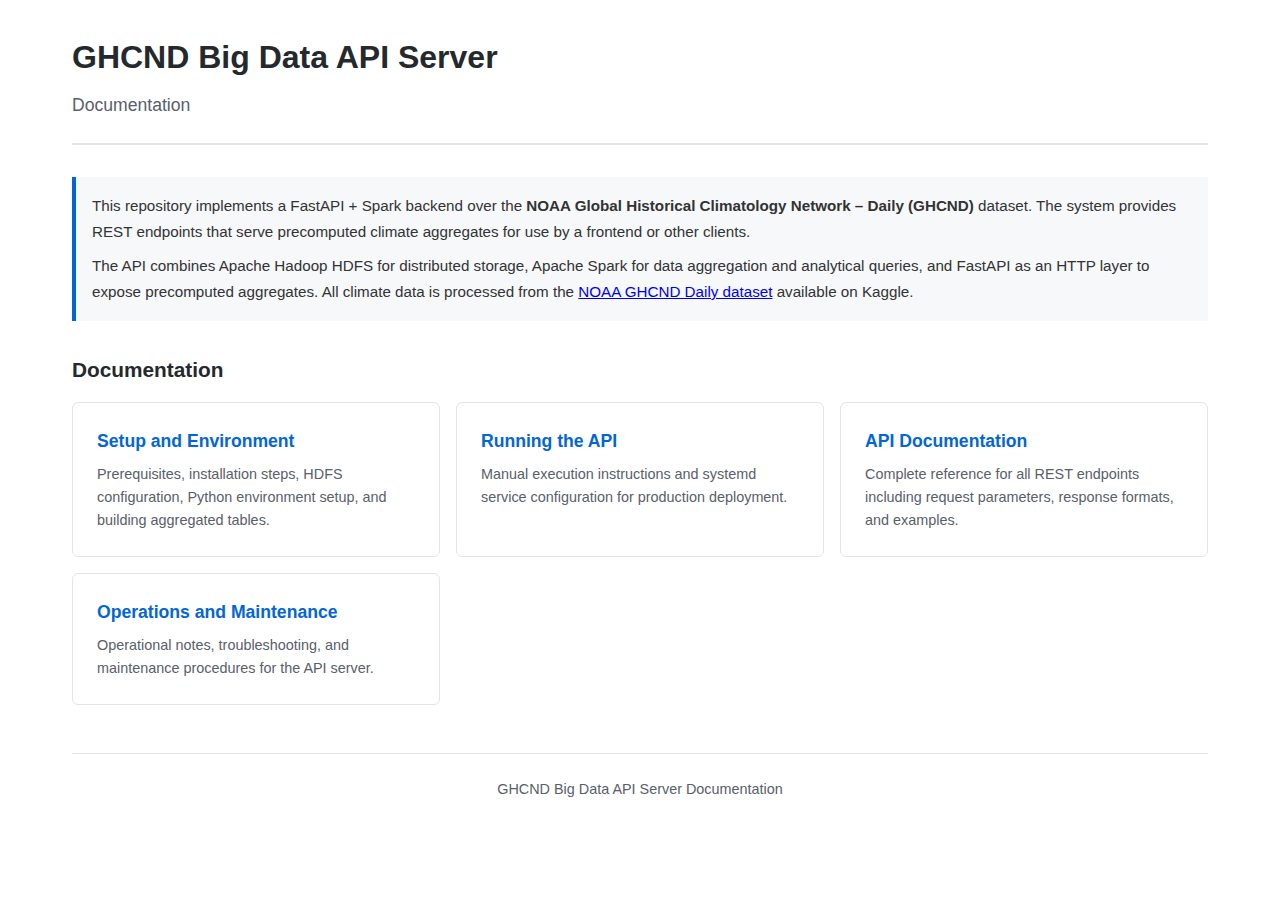
<file: docs/index.html>
<!DOCTYPE html>
<html lang="en">
<head>
    <meta charset="UTF-8">
    <meta name="viewport" content="width=device-width, initial-scale=1.0">
    <title>GHCND Big Data API Server - Documentation</title>
    <style>
        * {
            margin: 0;
            padding: 0;
            box-sizing: border-box;
        }
        body {
            font-family: -apple-system, BlinkMacSystemFont, 'Segoe UI', Helvetica, Arial, sans-serif;
            line-height: 1.6;
            color: #333;
            background: #fff;
            max-width: 1200px;
            margin: 0 auto;
            padding: 2rem;
        }
        header {
            border-bottom: 2px solid #e1e4e8;
            padding-bottom: 1.5rem;
            margin-bottom: 2rem;
        }
        h1 {
            font-size: 2rem;
            font-weight: 600;
            color: #24292e;
            margin-bottom: 0.5rem;
        }
        .subtitle {
            color: #586069;
            font-size: 1.1rem;
            font-weight: 400;
        }
        .description {
            margin-top: 1.5rem;
            padding: 1rem;
            background: #f6f8fa;
            border-left: 4px solid #0366d6;
            font-size: 0.95rem;
            line-height: 1.7;
        }
        .description p {
            margin-bottom: 0.5rem;
        }
        .description p:last-child {
            margin-bottom: 0;
        }
        nav {
            margin-top: 2rem;
        }
        nav h2 {
            font-size: 1.3rem;
            font-weight: 600;
            color: #24292e;
            margin-bottom: 1rem;
        }
        .doc-links {
            display: grid;
            grid-template-columns: repeat(auto-fit, minmax(280px, 1fr));
            gap: 1rem;
        }
        .doc-card {
            border: 1px solid #e1e4e8;
            border-radius: 6px;
            padding: 1.5rem;
            background: #fff;
            transition: border-color 0.2s, box-shadow 0.2s;
        }
        .doc-card:hover {
            border-color: #0366d6;
            box-shadow: 0 1px 3px rgba(0,0,0,0.1);
        }
        .doc-card h3 {
            font-size: 1.1rem;
            font-weight: 600;
            color: #0366d6;
            margin-bottom: 0.5rem;
        }
        .doc-card h3 a {
            color: inherit;
            text-decoration: none;
        }
        .doc-card h3 a:hover {
            text-decoration: underline;
        }
        .doc-card p {
            color: #586069;
            font-size: 0.9rem;
            margin: 0;
        }
        footer {
            margin-top: 3rem;
            padding-top: 1.5rem;
            border-top: 1px solid #e1e4e8;
            color: #586069;
            font-size: 0.9rem;
            text-align: center;
        }
        code {
            font-family: 'SFMono-Regular', Consolas, 'Liberation Mono', Menlo, monospace;
            font-size: 0.9em;
            background: #f6f8fa;
            padding: 0.2em 0.4em;
            border-radius: 3px;
        }
    </style>
</head>
<body>
    <header>
        <h1>GHCND Big Data API Server</h1>
        <p class="subtitle">Documentation</p>
    </header>

    <div class="description">
        <p>
            This repository implements a FastAPI + Spark backend over the <strong>NOAA Global Historical Climatology Network – Daily (GHCND)</strong> dataset. 
            The system provides REST endpoints that serve precomputed climate aggregates for use by a frontend or other clients.
        </p>
        <p>
            The API combines Apache Hadoop HDFS for distributed storage, Apache Spark for data aggregation and analytical queries, 
            and FastAPI as an HTTP layer to expose precomputed aggregates. All climate data is processed from the 
            <a href="https://www.kaggle.com/datasets/noaa/noaa-global-historical-climatology-network-daily/data" target="_blank">NOAA GHCND Daily dataset</a> 
            available on Kaggle.
        </p>
    </div>

    <nav>
        <h2>Documentation</h2>
        <div class="doc-links">
            <div class="doc-card">
                <h3><a href="setup.html">Setup and Environment</a></h3>
                <p>Prerequisites, installation steps, HDFS configuration, Python environment setup, and building aggregated tables.</p>
            </div>
            <div class="doc-card">
                <h3><a href="running.html">Running the API</a></h3>
                <p>Manual execution instructions and systemd service configuration for production deployment.</p>
            </div>
            <div class="doc-card">
                <h3><a href="api.html">API Documentation</a></h3>
                <p>Complete reference for all REST endpoints including request parameters, response formats, and examples.</p>
            </div>
            <div class="doc-card">
                <h3><a href="operations.html">Operations and Maintenance</a></h3>
                <p>Operational notes, troubleshooting, and maintenance procedures for the API server.</p>
            </div>
        </div>
    </nav>

    <footer>
        <p>GHCND Big Data API Server Documentation</p>
    </footer>
</body>
</html>
</file>
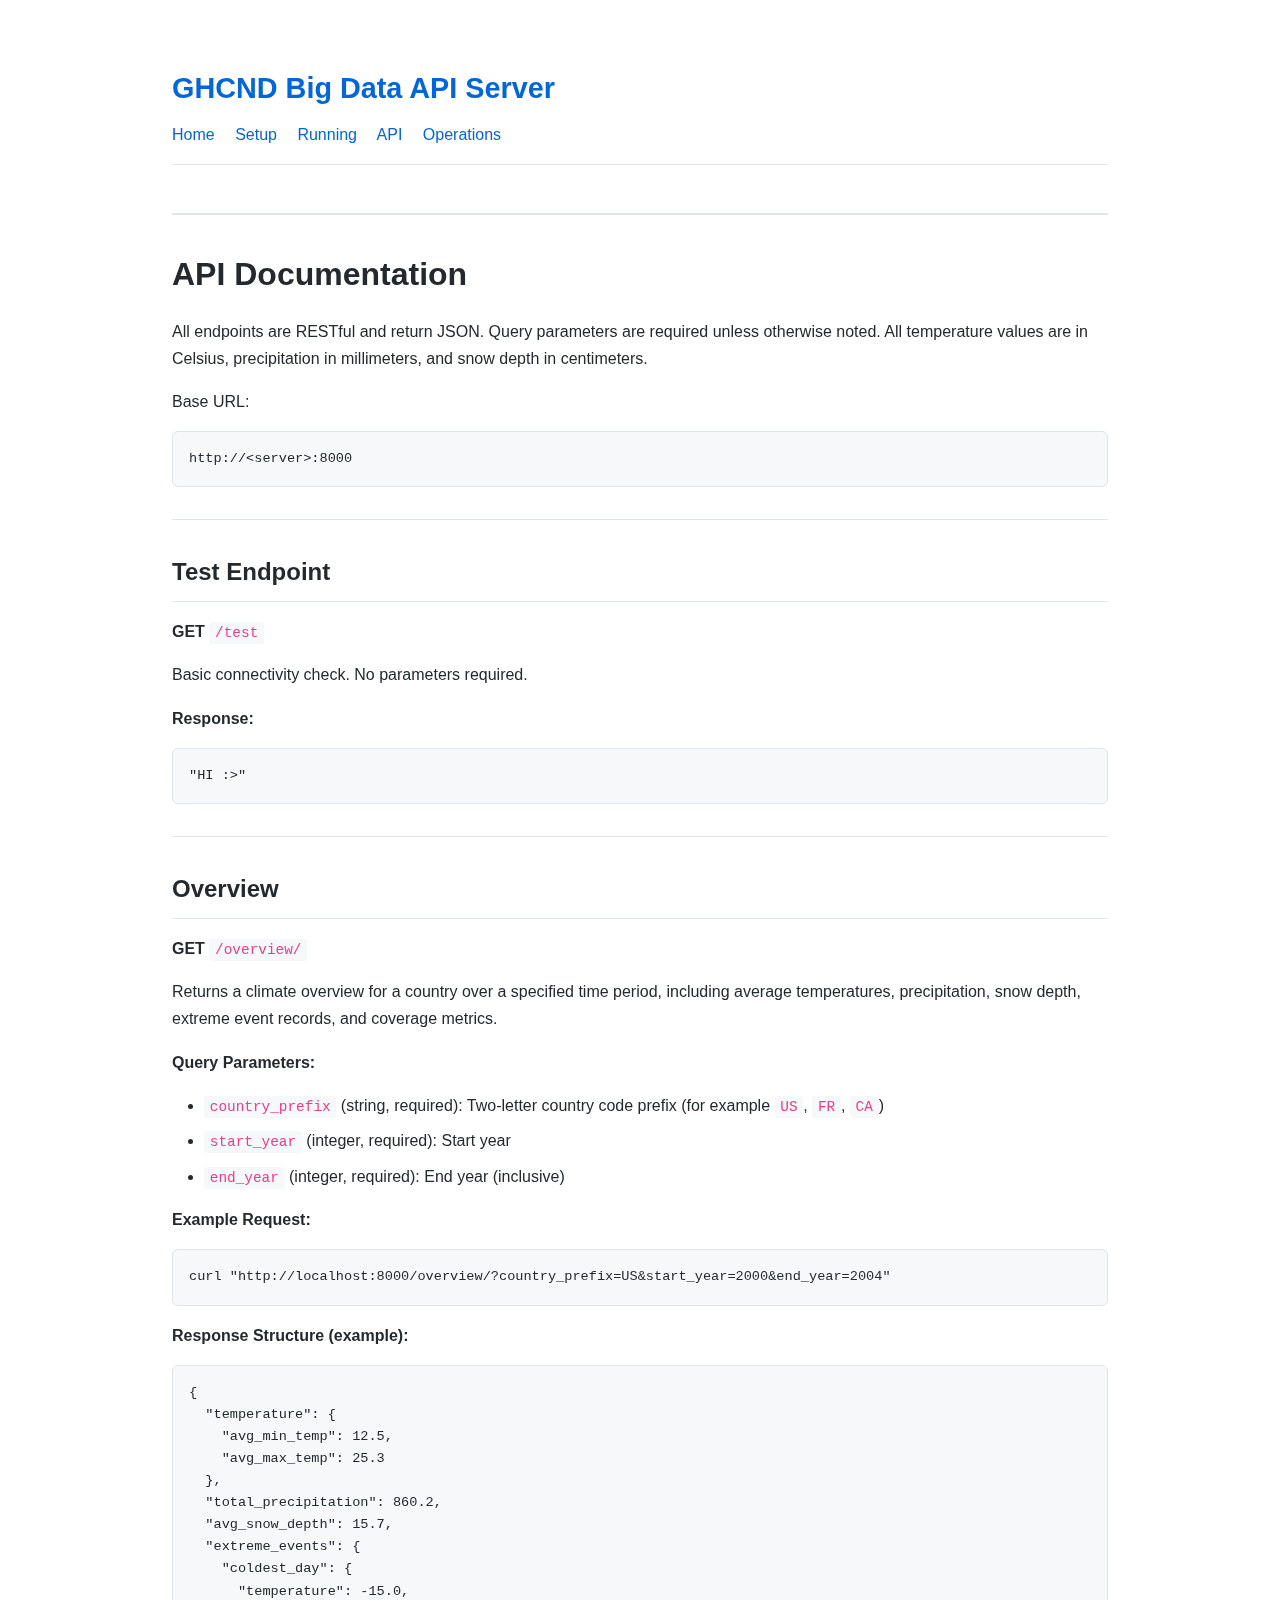
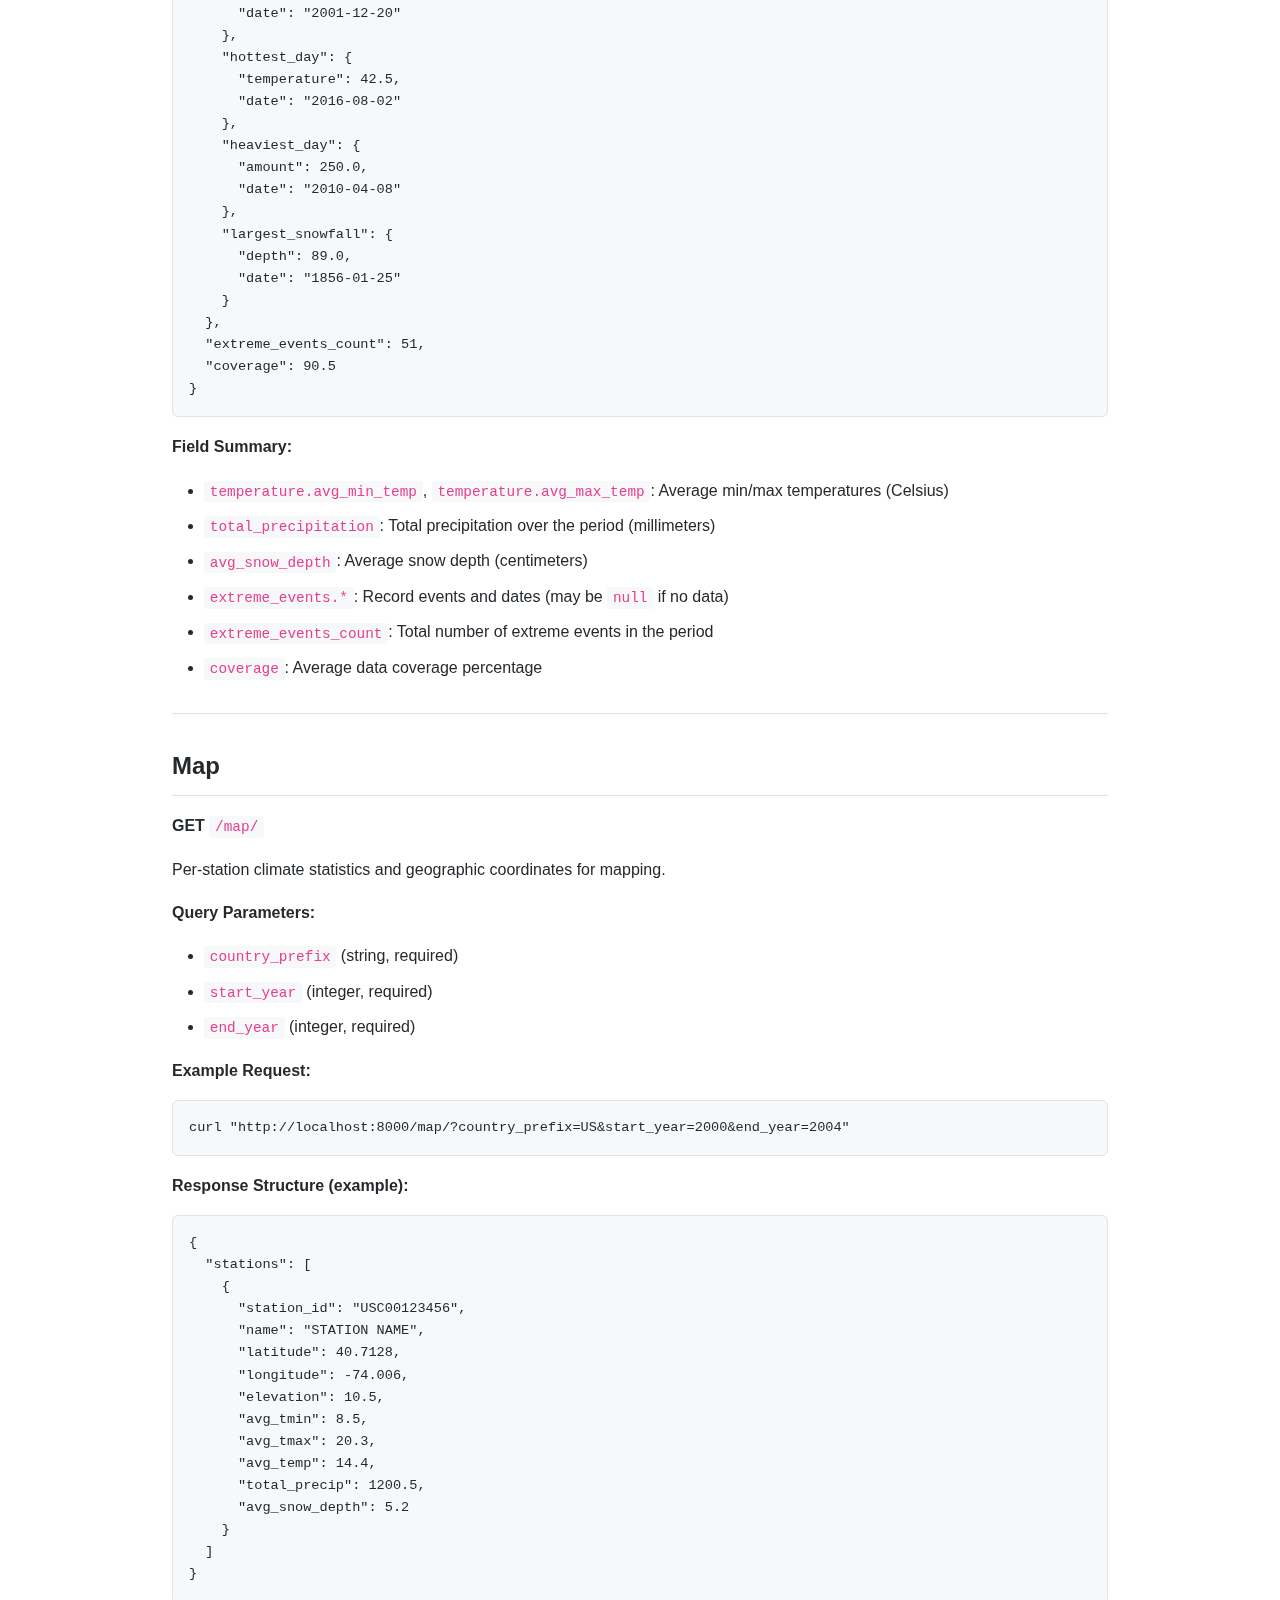
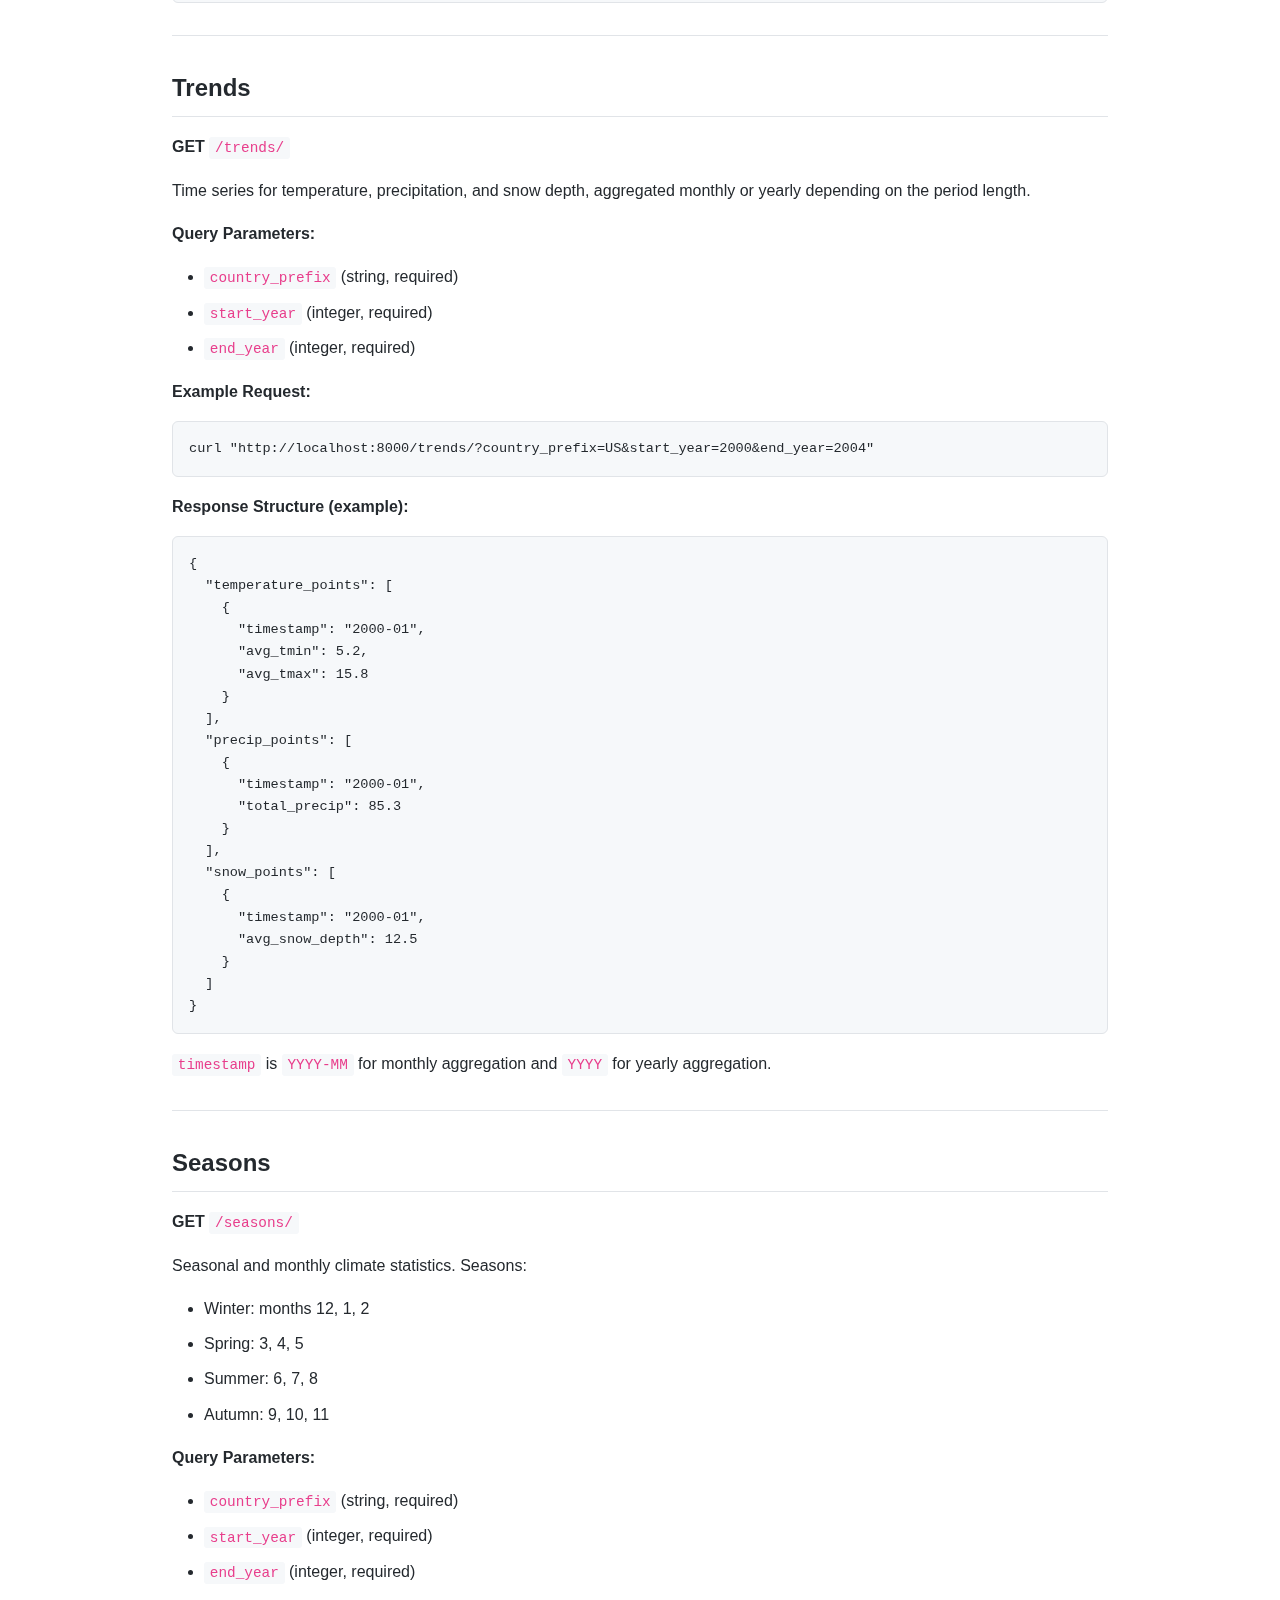
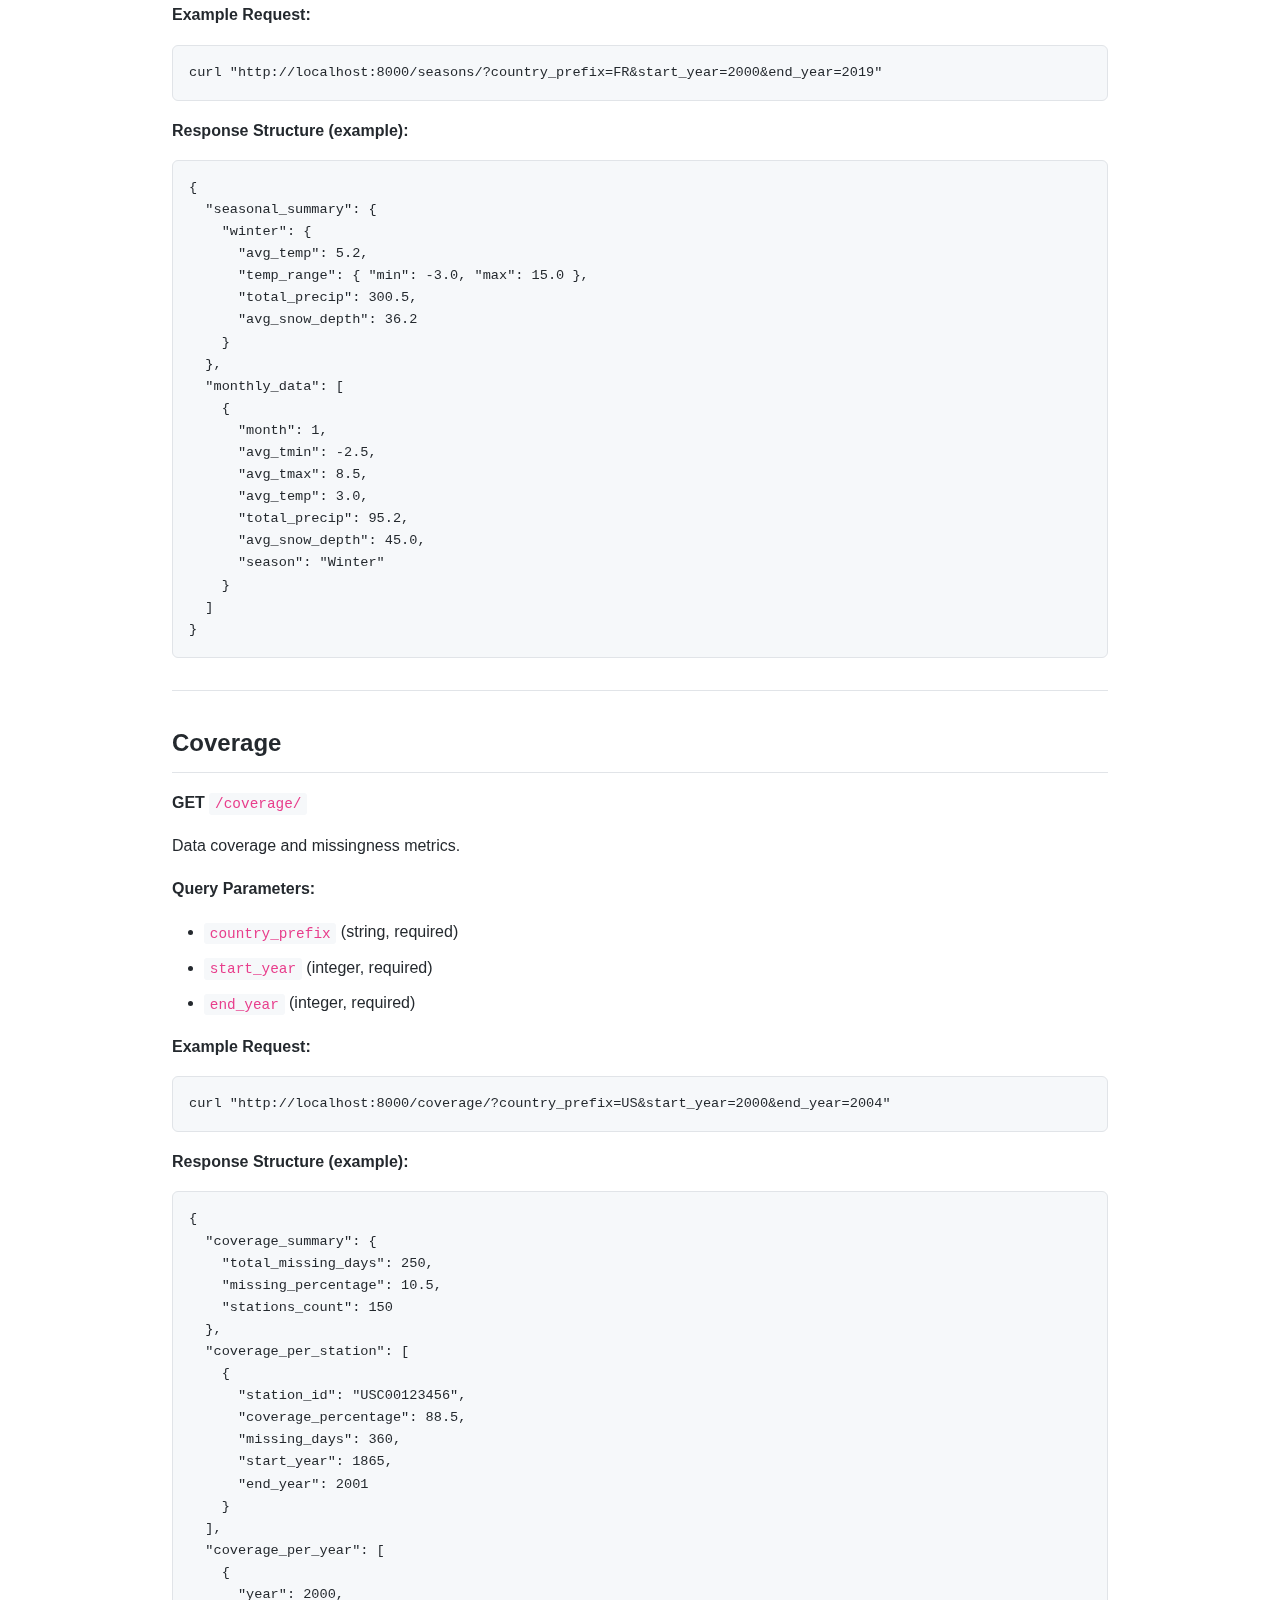
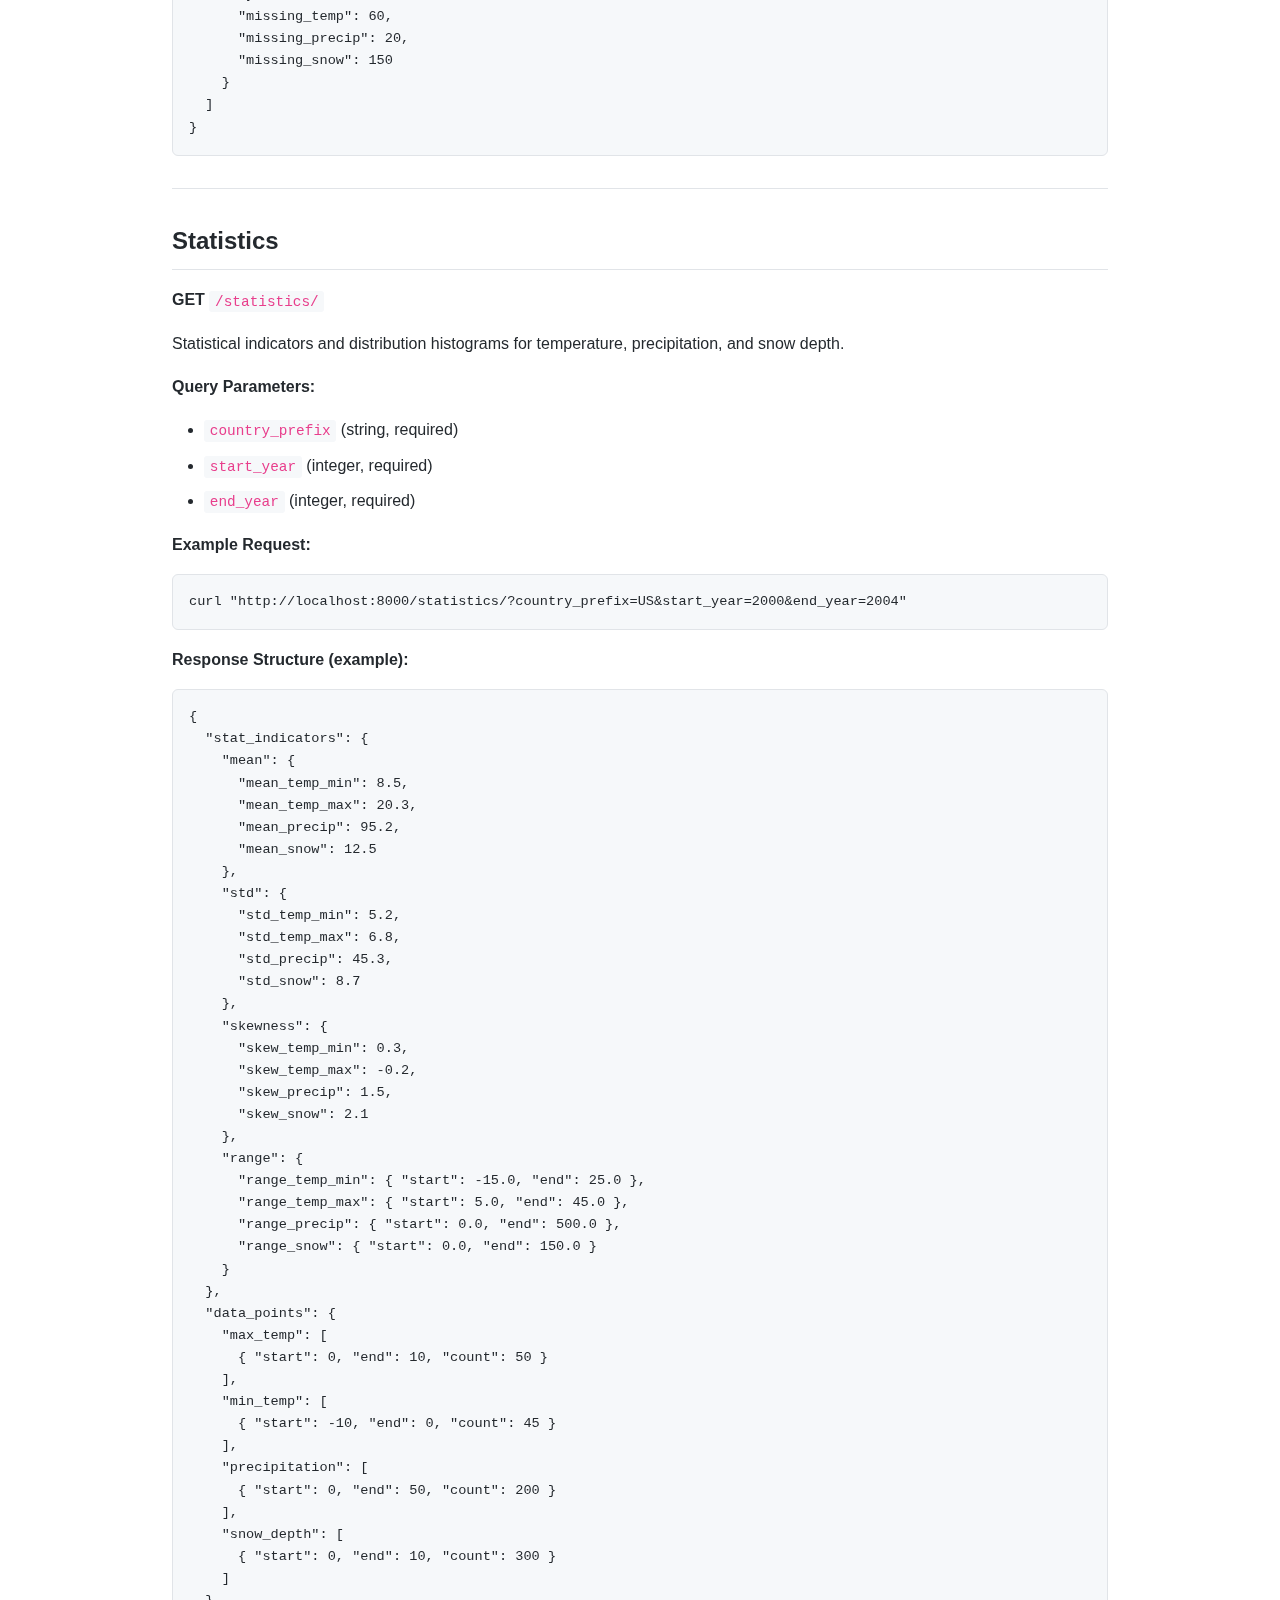
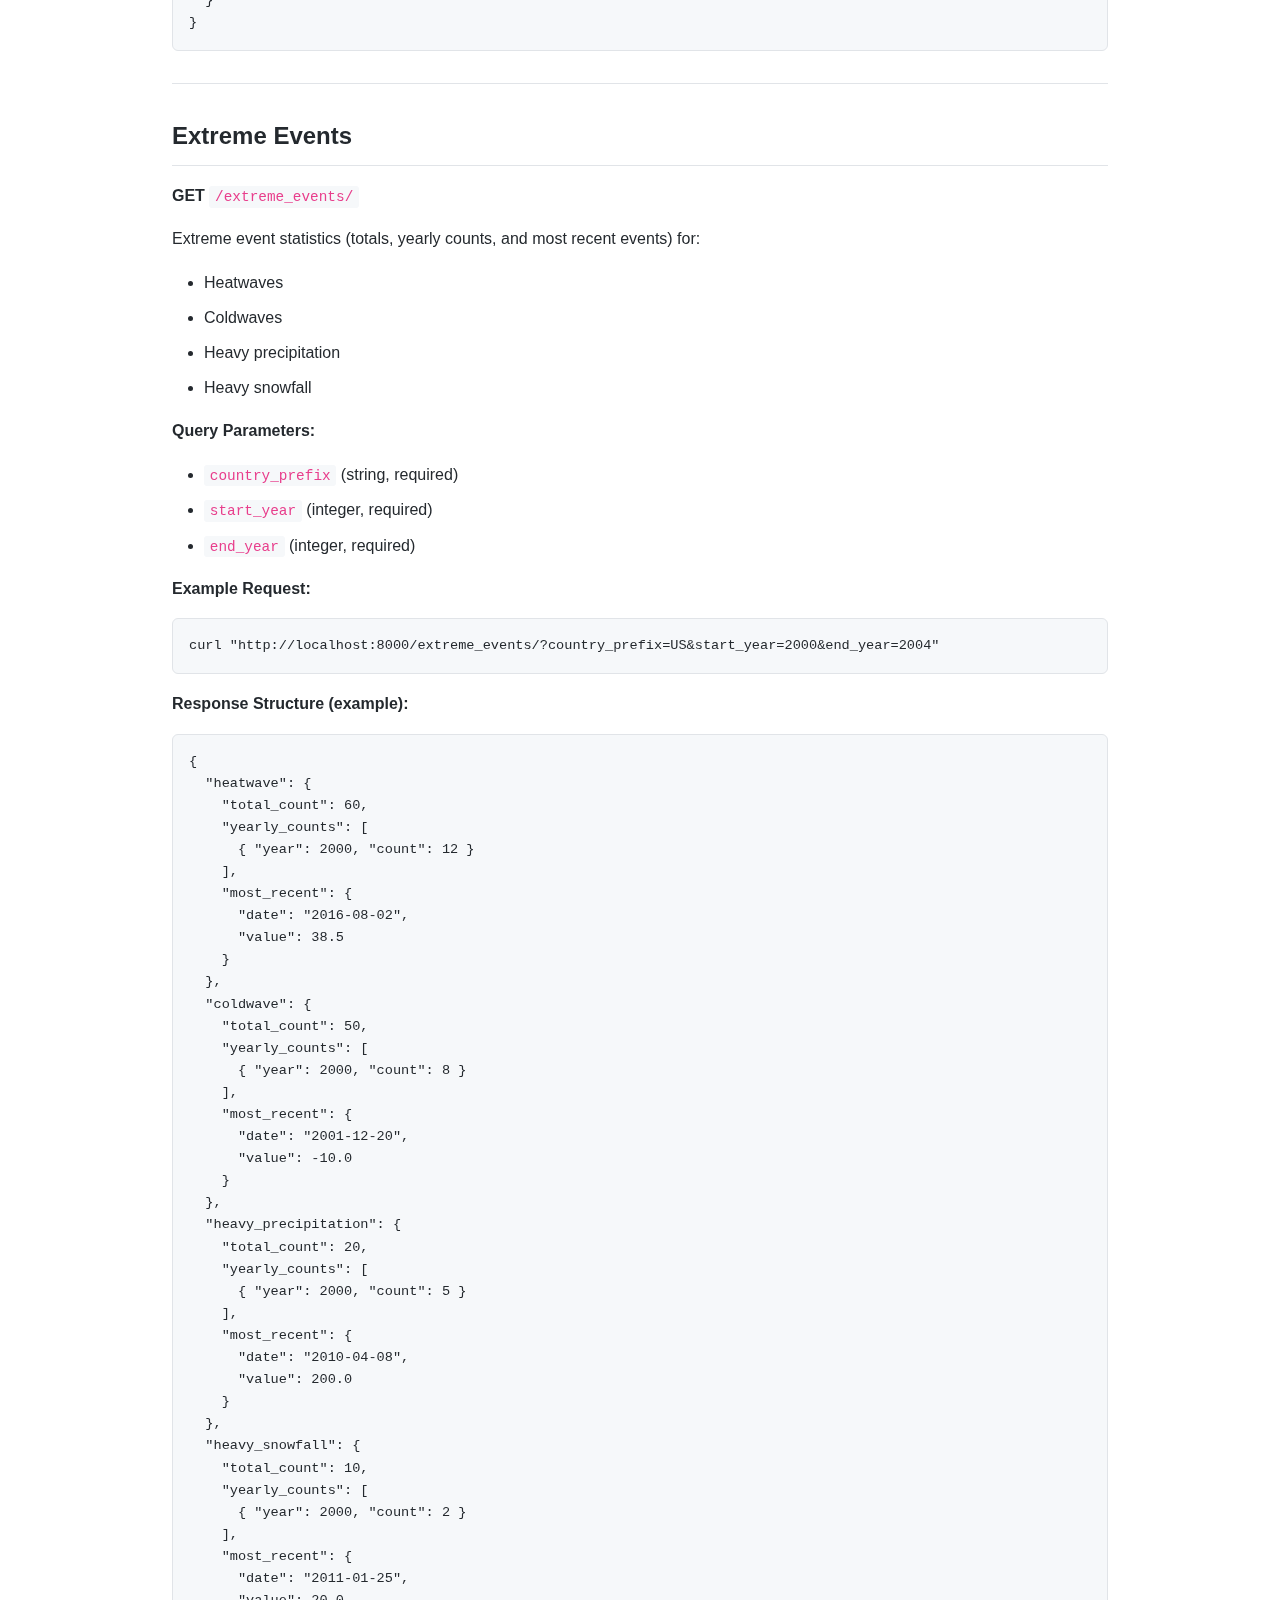
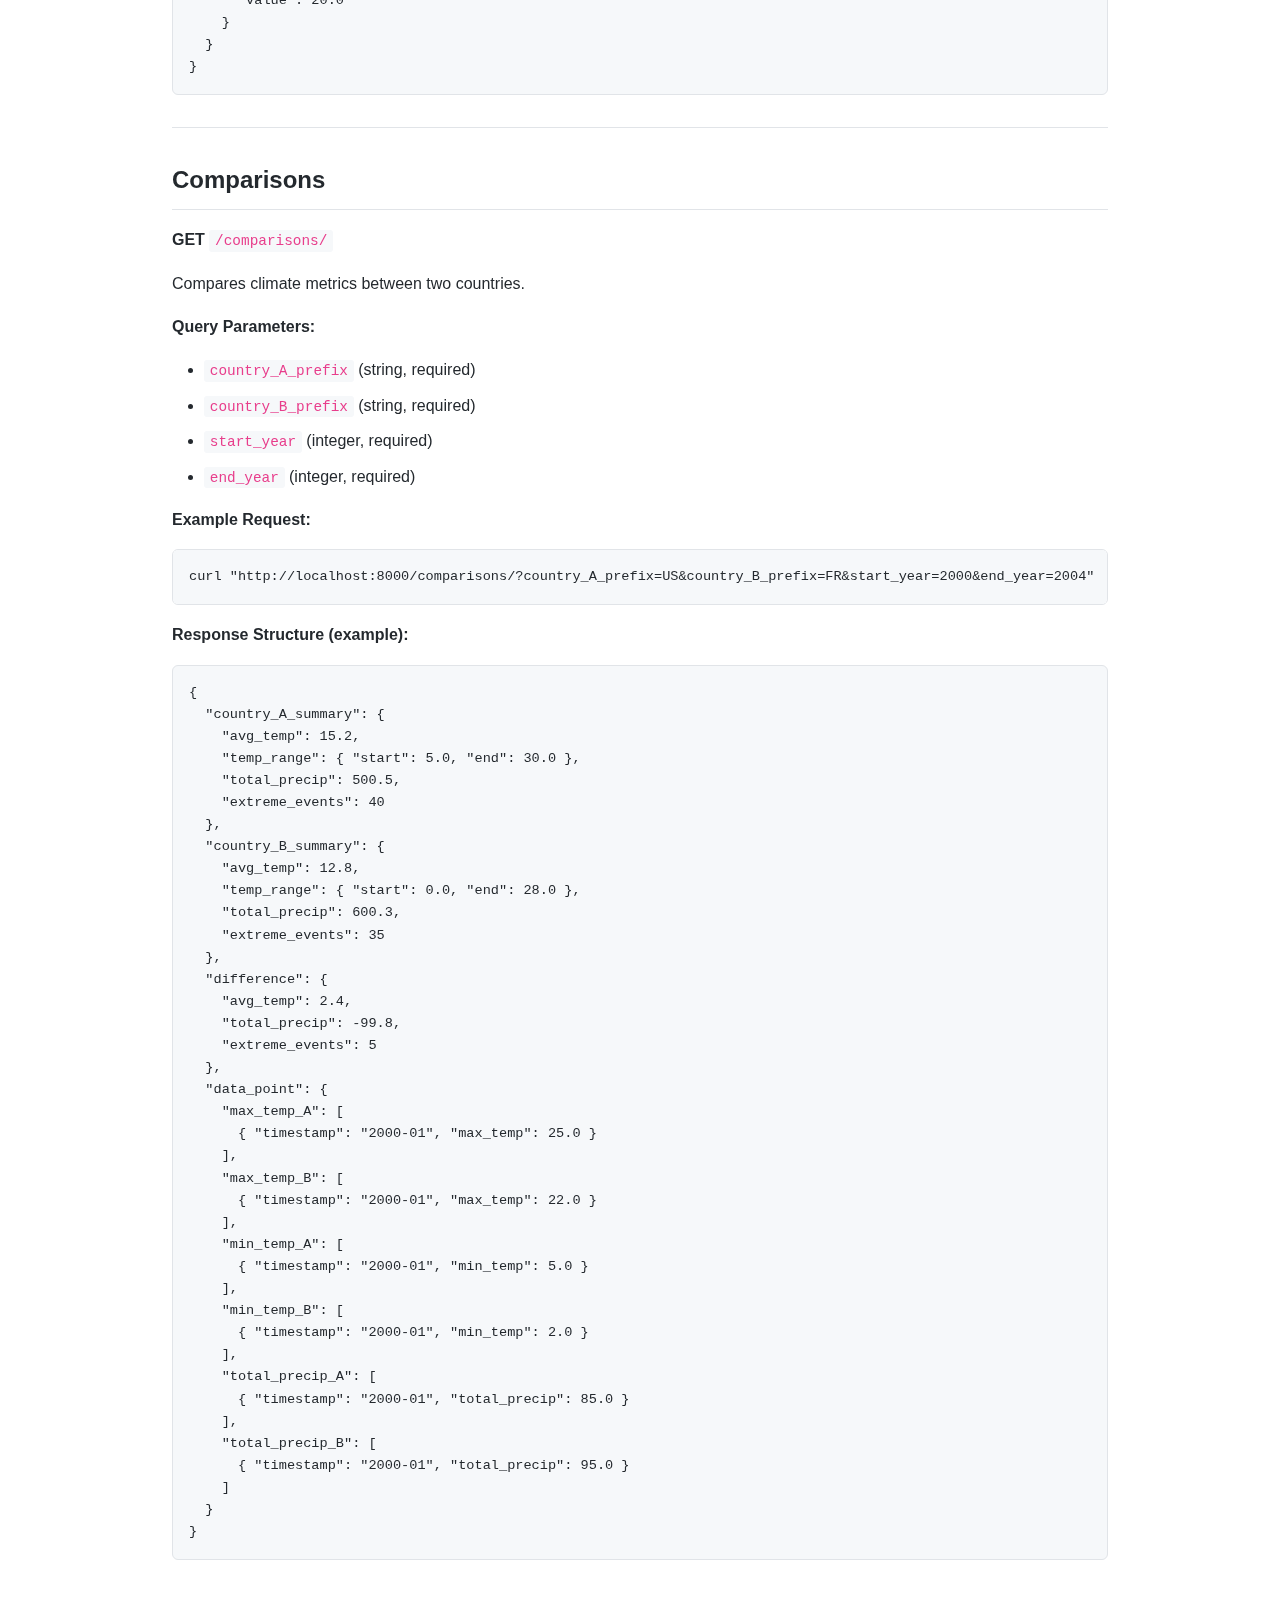
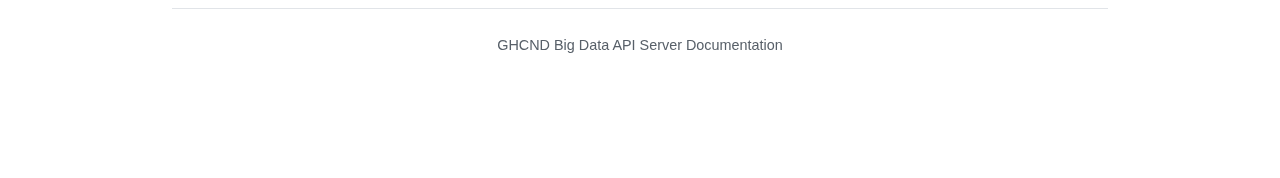
<file: docs/api.html>
<!DOCTYPE html>
<html lang="en">
<head>
    <meta charset="UTF-8">
    <meta name="viewport" content="width=device-width, initial-scale=1.0">
    <title>API Documentation - GHCND API Documentation</title>
    <link rel="stylesheet" href="style.css">
</head>
<body>
    <header>
        <h1><a href="index.html">GHCND Big Data API Server</a></h1>
        <nav>
            <a href="index.html">Home</a>
            <a href="setup.html">Setup</a>
            <a href="running.html">Running</a>
            <a href="api.html">API</a>
            <a href="operations.html">Operations</a>
        </nav>
    </header>

    <h1>API Documentation</h1>

    <p>All endpoints are RESTful and return JSON. Query parameters are required unless otherwise noted. All temperature values are in Celsius, precipitation in millimeters, and snow depth in centimeters.</p>

    <p>Base URL:</p>

    <pre><code>http://&lt;server&gt;:8000</code></pre>

    <hr>

    <h2>Test Endpoint</h2>

    <p><strong>GET</strong> <code>/test</code></p>

    <p>Basic connectivity check. No parameters required.</p>

    <p><strong>Response:</strong></p>

    <pre><code>"HI :>"</code></pre>

    <hr>

    <h2>Overview</h2>

    <p><strong>GET</strong> <code>/overview/</code></p>

    <p>Returns a climate overview for a country over a specified time period, including average temperatures, precipitation, snow depth, extreme event records, and coverage metrics.</p>

    <p><strong>Query Parameters:</strong></p>

    <ul>
        <li><code>country_prefix</code> (string, required): Two-letter country code prefix (for example <code>US</code>, <code>FR</code>, <code>CA</code>)</li>
        <li><code>start_year</code> (integer, required): Start year</li>
        <li><code>end_year</code> (integer, required): End year (inclusive)</li>
    </ul>

    <p><strong>Example Request:</strong></p>

    <pre><code>curl "http://localhost:8000/overview/?country_prefix=US&start_year=2000&end_year=2004"</code></pre>

    <p><strong>Response Structure (example):</strong></p>

    <pre><code>{
  "temperature": {
    "avg_min_temp": 12.5,
    "avg_max_temp": 25.3
  },
  "total_precipitation": 860.2,
  "avg_snow_depth": 15.7,
  "extreme_events": {
    "coldest_day": {
      "temperature": -15.0,
      "date": "2001-12-20"
    },
    "hottest_day": {
      "temperature": 42.5,
      "date": "2016-08-02"
    },
    "heaviest_day": {
      "amount": 250.0,
      "date": "2010-04-08"
    },
    "largest_snowfall": {
      "depth": 89.0,
      "date": "1856-01-25"
    }
  },
  "extreme_events_count": 51,
  "coverage": 90.5
}</code></pre>

    <p><strong>Field Summary:</strong></p>

    <ul>
        <li><code>temperature.avg_min_temp</code>, <code>temperature.avg_max_temp</code>: Average min/max temperatures (Celsius)</li>
        <li><code>total_precipitation</code>: Total precipitation over the period (millimeters)</li>
        <li><code>avg_snow_depth</code>: Average snow depth (centimeters)</li>
        <li><code>extreme_events.*</code>: Record events and dates (may be <code>null</code> if no data)</li>
        <li><code>extreme_events_count</code>: Total number of extreme events in the period</li>
        <li><code>coverage</code>: Average data coverage percentage</li>
    </ul>

    <hr>

    <h2>Map</h2>

    <p><strong>GET</strong> <code>/map/</code></p>

    <p>Per-station climate statistics and geographic coordinates for mapping.</p>

    <p><strong>Query Parameters:</strong></p>

    <ul>
        <li><code>country_prefix</code> (string, required)</li>
        <li><code>start_year</code> (integer, required)</li>
        <li><code>end_year</code> (integer, required)</li>
    </ul>

    <p><strong>Example Request:</strong></p>

    <pre><code>curl "http://localhost:8000/map/?country_prefix=US&start_year=2000&end_year=2004"</code></pre>

    <p><strong>Response Structure (example):</strong></p>

    <pre><code>{
  "stations": [
    {
      "station_id": "USC00123456",
      "name": "STATION NAME",
      "latitude": 40.7128,
      "longitude": -74.006,
      "elevation": 10.5,
      "avg_tmin": 8.5,
      "avg_tmax": 20.3,
      "avg_temp": 14.4,
      "total_precip": 1200.5,
      "avg_snow_depth": 5.2
    }
  ]
}</code></pre>

    <hr>

    <h2>Trends</h2>

    <p><strong>GET</strong> <code>/trends/</code></p>

    <p>Time series for temperature, precipitation, and snow depth, aggregated monthly or yearly depending on the period length.</p>

    <p><strong>Query Parameters:</strong></p>

    <ul>
        <li><code>country_prefix</code> (string, required)</li>
        <li><code>start_year</code> (integer, required)</li>
        <li><code>end_year</code> (integer, required)</li>
    </ul>

    <p><strong>Example Request:</strong></p>

    <pre><code>curl "http://localhost:8000/trends/?country_prefix=US&start_year=2000&end_year=2004"</code></pre>

    <p><strong>Response Structure (example):</strong></p>

    <pre><code>{
  "temperature_points": [
    {
      "timestamp": "2000-01",
      "avg_tmin": 5.2,
      "avg_tmax": 15.8
    }
  ],
  "precip_points": [
    {
      "timestamp": "2000-01",
      "total_precip": 85.3
    }
  ],
  "snow_points": [
    {
      "timestamp": "2000-01",
      "avg_snow_depth": 12.5
    }
  ]
}</code></pre>

    <p><code>timestamp</code> is <code>YYYY-MM</code> for monthly aggregation and <code>YYYY</code> for yearly aggregation.</p>

    <hr>

    <h2>Seasons</h2>

    <p><strong>GET</strong> <code>/seasons/</code></p>

    <p>Seasonal and monthly climate statistics. Seasons:</p>

    <ul>
        <li>Winter: months 12, 1, 2</li>
        <li>Spring: 3, 4, 5</li>
        <li>Summer: 6, 7, 8</li>
        <li>Autumn: 9, 10, 11</li>
    </ul>

    <p><strong>Query Parameters:</strong></p>

    <ul>
        <li><code>country_prefix</code> (string, required)</li>
        <li><code>start_year</code> (integer, required)</li>
        <li><code>end_year</code> (integer, required)</li>
    </ul>

    <p><strong>Example Request:</strong></p>

    <pre><code>curl "http://localhost:8000/seasons/?country_prefix=FR&start_year=2000&end_year=2019"</code></pre>

    <p><strong>Response Structure (example):</strong></p>

    <pre><code>{
  "seasonal_summary": {
    "winter": {
      "avg_temp": 5.2,
      "temp_range": { "min": -3.0, "max": 15.0 },
      "total_precip": 300.5,
      "avg_snow_depth": 36.2
    }
  },
  "monthly_data": [
    {
      "month": 1,
      "avg_tmin": -2.5,
      "avg_tmax": 8.5,
      "avg_temp": 3.0,
      "total_precip": 95.2,
      "avg_snow_depth": 45.0,
      "season": "Winter"
    }
  ]
}</code></pre>

    <hr>

    <h2>Coverage</h2>

    <p><strong>GET</strong> <code>/coverage/</code></p>

    <p>Data coverage and missingness metrics.</p>

    <p><strong>Query Parameters:</strong></p>

    <ul>
        <li><code>country_prefix</code> (string, required)</li>
        <li><code>start_year</code> (integer, required)</li>
        <li><code>end_year</code> (integer, required)</li>
    </ul>

    <p><strong>Example Request:</strong></p>

    <pre><code>curl "http://localhost:8000/coverage/?country_prefix=US&start_year=2000&end_year=2004"</code></pre>

    <p><strong>Response Structure (example):</strong></p>

    <pre><code>{
  "coverage_summary": {
    "total_missing_days": 250,
    "missing_percentage": 10.5,
    "stations_count": 150
  },
  "coverage_per_station": [
    {
      "station_id": "USC00123456",
      "coverage_percentage": 88.5,
      "missing_days": 360,
      "start_year": 1865,
      "end_year": 2001
    }
  ],
  "coverage_per_year": [
    {
      "year": 2000,
      "missing_temp": 60,
      "missing_precip": 20,
      "missing_snow": 150
    }
  ]
}</code></pre>

    <hr>

    <h2>Statistics</h2>

    <p><strong>GET</strong> <code>/statistics/</code></p>

    <p>Statistical indicators and distribution histograms for temperature, precipitation, and snow depth.</p>

    <p><strong>Query Parameters:</strong></p>

    <ul>
        <li><code>country_prefix</code> (string, required)</li>
        <li><code>start_year</code> (integer, required)</li>
        <li><code>end_year</code> (integer, required)</li>
    </ul>

    <p><strong>Example Request:</strong></p>

    <pre><code>curl "http://localhost:8000/statistics/?country_prefix=US&start_year=2000&end_year=2004"</code></pre>

    <p><strong>Response Structure (example):</strong></p>

    <pre><code>{
  "stat_indicators": {
    "mean": {
      "mean_temp_min": 8.5,
      "mean_temp_max": 20.3,
      "mean_precip": 95.2,
      "mean_snow": 12.5
    },
    "std": {
      "std_temp_min": 5.2,
      "std_temp_max": 6.8,
      "std_precip": 45.3,
      "std_snow": 8.7
    },
    "skewness": {
      "skew_temp_min": 0.3,
      "skew_temp_max": -0.2,
      "skew_precip": 1.5,
      "skew_snow": 2.1
    },
    "range": {
      "range_temp_min": { "start": -15.0, "end": 25.0 },
      "range_temp_max": { "start": 5.0, "end": 45.0 },
      "range_precip": { "start": 0.0, "end": 500.0 },
      "range_snow": { "start": 0.0, "end": 150.0 }
    }
  },
  "data_points": {
    "max_temp": [
      { "start": 0, "end": 10, "count": 50 }
    ],
    "min_temp": [
      { "start": -10, "end": 0, "count": 45 }
    ],
    "precipitation": [
      { "start": 0, "end": 50, "count": 200 }
    ],
    "snow_depth": [
      { "start": 0, "end": 10, "count": 300 }
    ]
  }
}</code></pre>

    <hr>

    <h2>Extreme Events</h2>

    <p><strong>GET</strong> <code>/extreme_events/</code></p>

    <p>Extreme event statistics (totals, yearly counts, and most recent events) for:</p>

    <ul>
        <li>Heatwaves</li>
        <li>Coldwaves</li>
        <li>Heavy precipitation</li>
        <li>Heavy snowfall</li>
    </ul>

    <p><strong>Query Parameters:</strong></p>

    <ul>
        <li><code>country_prefix</code> (string, required)</li>
        <li><code>start_year</code> (integer, required)</li>
        <li><code>end_year</code> (integer, required)</li>
    </ul>

    <p><strong>Example Request:</strong></p>

    <pre><code>curl "http://localhost:8000/extreme_events/?country_prefix=US&start_year=2000&end_year=2004"</code></pre>

    <p><strong>Response Structure (example):</strong></p>

    <pre><code>{
  "heatwave": {
    "total_count": 60,
    "yearly_counts": [
      { "year": 2000, "count": 12 }
    ],
    "most_recent": {
      "date": "2016-08-02",
      "value": 38.5
    }
  },
  "coldwave": {
    "total_count": 50,
    "yearly_counts": [
      { "year": 2000, "count": 8 }
    ],
    "most_recent": {
      "date": "2001-12-20",
      "value": -10.0
    }
  },
  "heavy_precipitation": {
    "total_count": 20,
    "yearly_counts": [
      { "year": 2000, "count": 5 }
    ],
    "most_recent": {
      "date": "2010-04-08",
      "value": 200.0
    }
  },
  "heavy_snowfall": {
    "total_count": 10,
    "yearly_counts": [
      { "year": 2000, "count": 2 }
    ],
    "most_recent": {
      "date": "2011-01-25",
      "value": 20.0
    }
  }
}</code></pre>

    <hr>

    <h2>Comparisons</h2>

    <p><strong>GET</strong> <code>/comparisons/</code></p>

    <p>Compares climate metrics between two countries.</p>

    <p><strong>Query Parameters:</strong></p>

    <ul>
        <li><code>country_A_prefix</code> (string, required)</li>
        <li><code>country_B_prefix</code> (string, required)</li>
        <li><code>start_year</code> (integer, required)</li>
        <li><code>end_year</code> (integer, required)</li>
    </ul>

    <p><strong>Example Request:</strong></p>

    <pre><code>curl "http://localhost:8000/comparisons/?country_A_prefix=US&country_B_prefix=FR&start_year=2000&end_year=2004"</code></pre>

    <p><strong>Response Structure (example):</strong></p>

    <pre><code>{
  "country_A_summary": {
    "avg_temp": 15.2,
    "temp_range": { "start": 5.0, "end": 30.0 },
    "total_precip": 500.5,
    "extreme_events": 40
  },
  "country_B_summary": {
    "avg_temp": 12.8,
    "temp_range": { "start": 0.0, "end": 28.0 },
    "total_precip": 600.3,
    "extreme_events": 35
  },
  "difference": {
    "avg_temp": 2.4,
    "total_precip": -99.8,
    "extreme_events": 5
  },
  "data_point": {
    "max_temp_A": [
      { "timestamp": "2000-01", "max_temp": 25.0 }
    ],
    "max_temp_B": [
      { "timestamp": "2000-01", "max_temp": 22.0 }
    ],
    "min_temp_A": [
      { "timestamp": "2000-01", "min_temp": 5.0 }
    ],
    "min_temp_B": [
      { "timestamp": "2000-01", "min_temp": 2.0 }
    ],
    "total_precip_A": [
      { "timestamp": "2000-01", "total_precip": 85.0 }
    ],
    "total_precip_B": [
      { "timestamp": "2000-01", "total_precip": 95.0 }
    ]
  }
}</code></pre>

    <footer>
        <p>GHCND Big Data API Server Documentation</p>
    </footer>
</body>
</html>
</file>
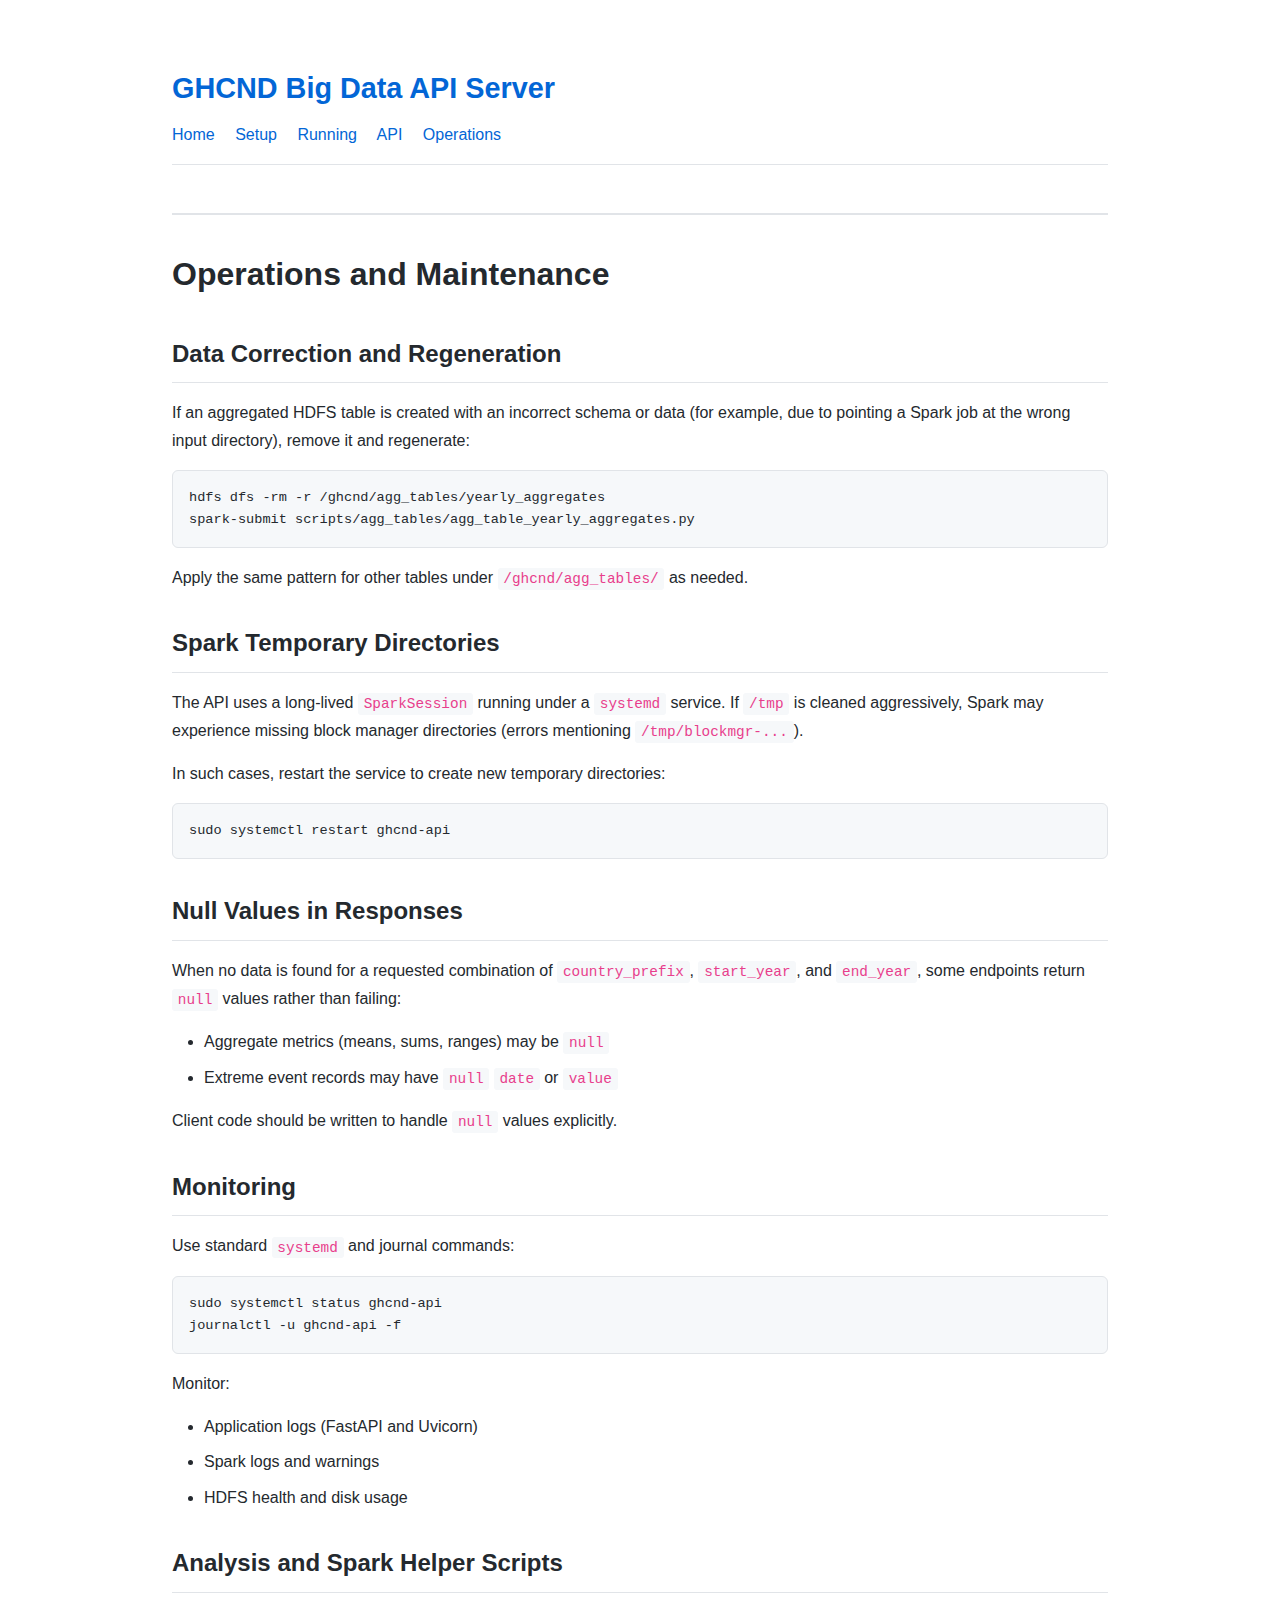
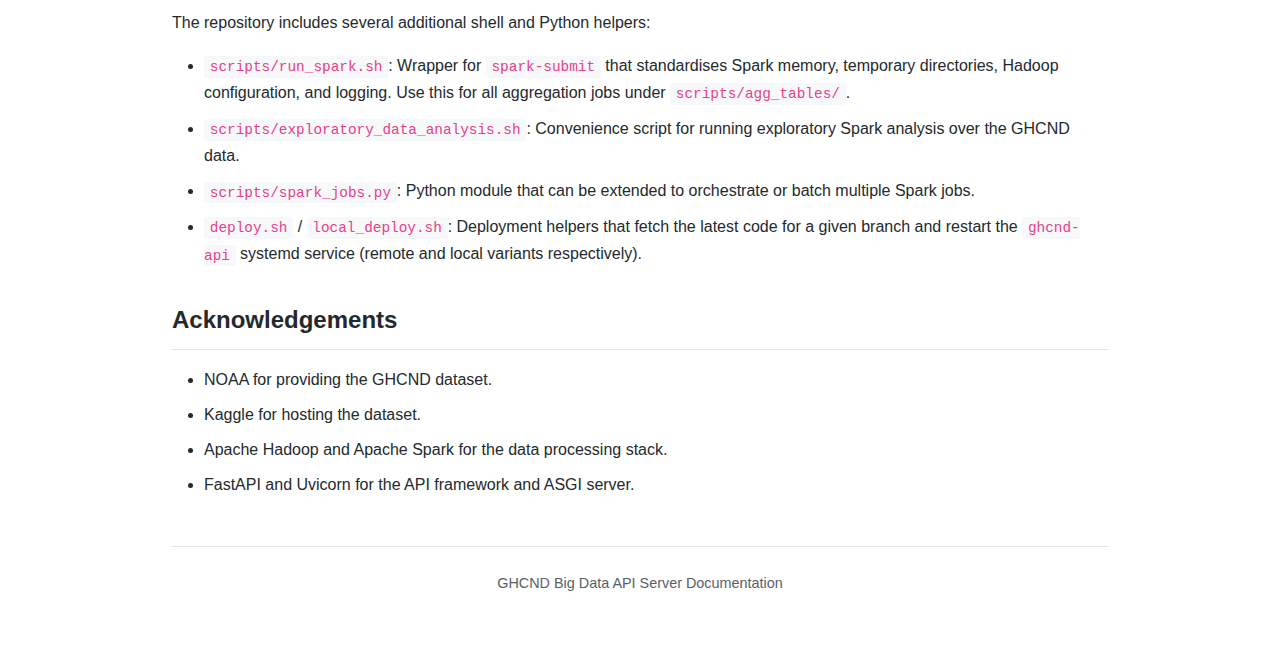
<file: docs/operations.html>
<!DOCTYPE html>
<html lang="en">
<head>
    <meta charset="UTF-8">
    <meta name="viewport" content="width=device-width, initial-scale=1.0">
    <title>Operations and Maintenance - GHCND API Documentation</title>
    <link rel="stylesheet" href="style.css">
</head>
<body>
    <header>
        <h1><a href="index.html">GHCND Big Data API Server</a></h1>
        <nav>
            <a href="index.html">Home</a>
            <a href="setup.html">Setup</a>
            <a href="running.html">Running</a>
            <a href="api.html">API</a>
            <a href="operations.html">Operations</a>
        </nav>
    </header>

    <h1>Operations and Maintenance</h1>

    <h2>Data Correction and Regeneration</h2>

    <p>If an aggregated HDFS table is created with an incorrect schema or data (for example, due to pointing a Spark job at the wrong input directory), remove it and regenerate:</p>

    <pre><code>hdfs dfs -rm -r /ghcnd/agg_tables/yearly_aggregates
spark-submit scripts/agg_tables/agg_table_yearly_aggregates.py</code></pre>

    <p>Apply the same pattern for other tables under <code>/ghcnd/agg_tables/</code> as needed.</p>

    <h2>Spark Temporary Directories</h2>

    <p>The API uses a long-lived <code>SparkSession</code> running under a <code>systemd</code> service. If <code>/tmp</code> is cleaned aggressively, Spark may experience missing block manager directories (errors mentioning <code>/tmp/blockmgr-...</code>).</p>

    <p>In such cases, restart the service to create new temporary directories:</p>

    <pre><code>sudo systemctl restart ghcnd-api</code></pre>

    <h2>Null Values in Responses</h2>

    <p>When no data is found for a requested combination of <code>country_prefix</code>, <code>start_year</code>, and <code>end_year</code>, some endpoints return <code>null</code> values rather than failing:</p>

    <ul>
        <li>Aggregate metrics (means, sums, ranges) may be <code>null</code></li>
        <li>Extreme event records may have <code>null</code> <code>date</code> or <code>value</code></li>
    </ul>

    <p>Client code should be written to handle <code>null</code> values explicitly.</p>

    <h2>Monitoring</h2>

    <p>Use standard <code>systemd</code> and journal commands:</p>

    <pre><code>sudo systemctl status ghcnd-api
journalctl -u ghcnd-api -f</code></pre>

    <p>Monitor:</p>

    <ul>
        <li>Application logs (FastAPI and Uvicorn)</li>
        <li>Spark logs and warnings</li>
        <li>HDFS health and disk usage</li>
    </ul>

    <h2>Analysis and Spark Helper Scripts</h2>

    <p>The repository includes several additional shell and Python helpers:</p>

    <ul>
        <li><code>scripts/run_spark.sh</code>: Wrapper for <code>spark-submit</code> that standardises Spark memory, temporary directories, Hadoop configuration, and logging. Use this for all aggregation jobs under <code>scripts/agg_tables/</code>.</li>
        <li><code>scripts/exploratory_data_analysis.sh</code>: Convenience script for running exploratory Spark analysis over the GHCND data.</li>
        <li><code>scripts/spark_jobs.py</code>: Python module that can be extended to orchestrate or batch multiple Spark jobs.</li>
        <li><code>deploy.sh</code> / <code>local_deploy.sh</code>: Deployment helpers that fetch the latest code for a given branch and restart the <code>ghcnd-api</code> systemd service (remote and local variants respectively).</li>
    </ul>

    <h2>Acknowledgements</h2>

    <ul>
        <li>NOAA for providing the GHCND dataset.</li>
        <li>Kaggle for hosting the dataset.</li>
        <li>Apache Hadoop and Apache Spark for the data processing stack.</li>
        <li>FastAPI and Uvicorn for the API framework and ASGI server.</li>
    </ul>

    <footer>
        <p>GHCND Big Data API Server Documentation</p>
    </footer>
</body>
</html>
</file>
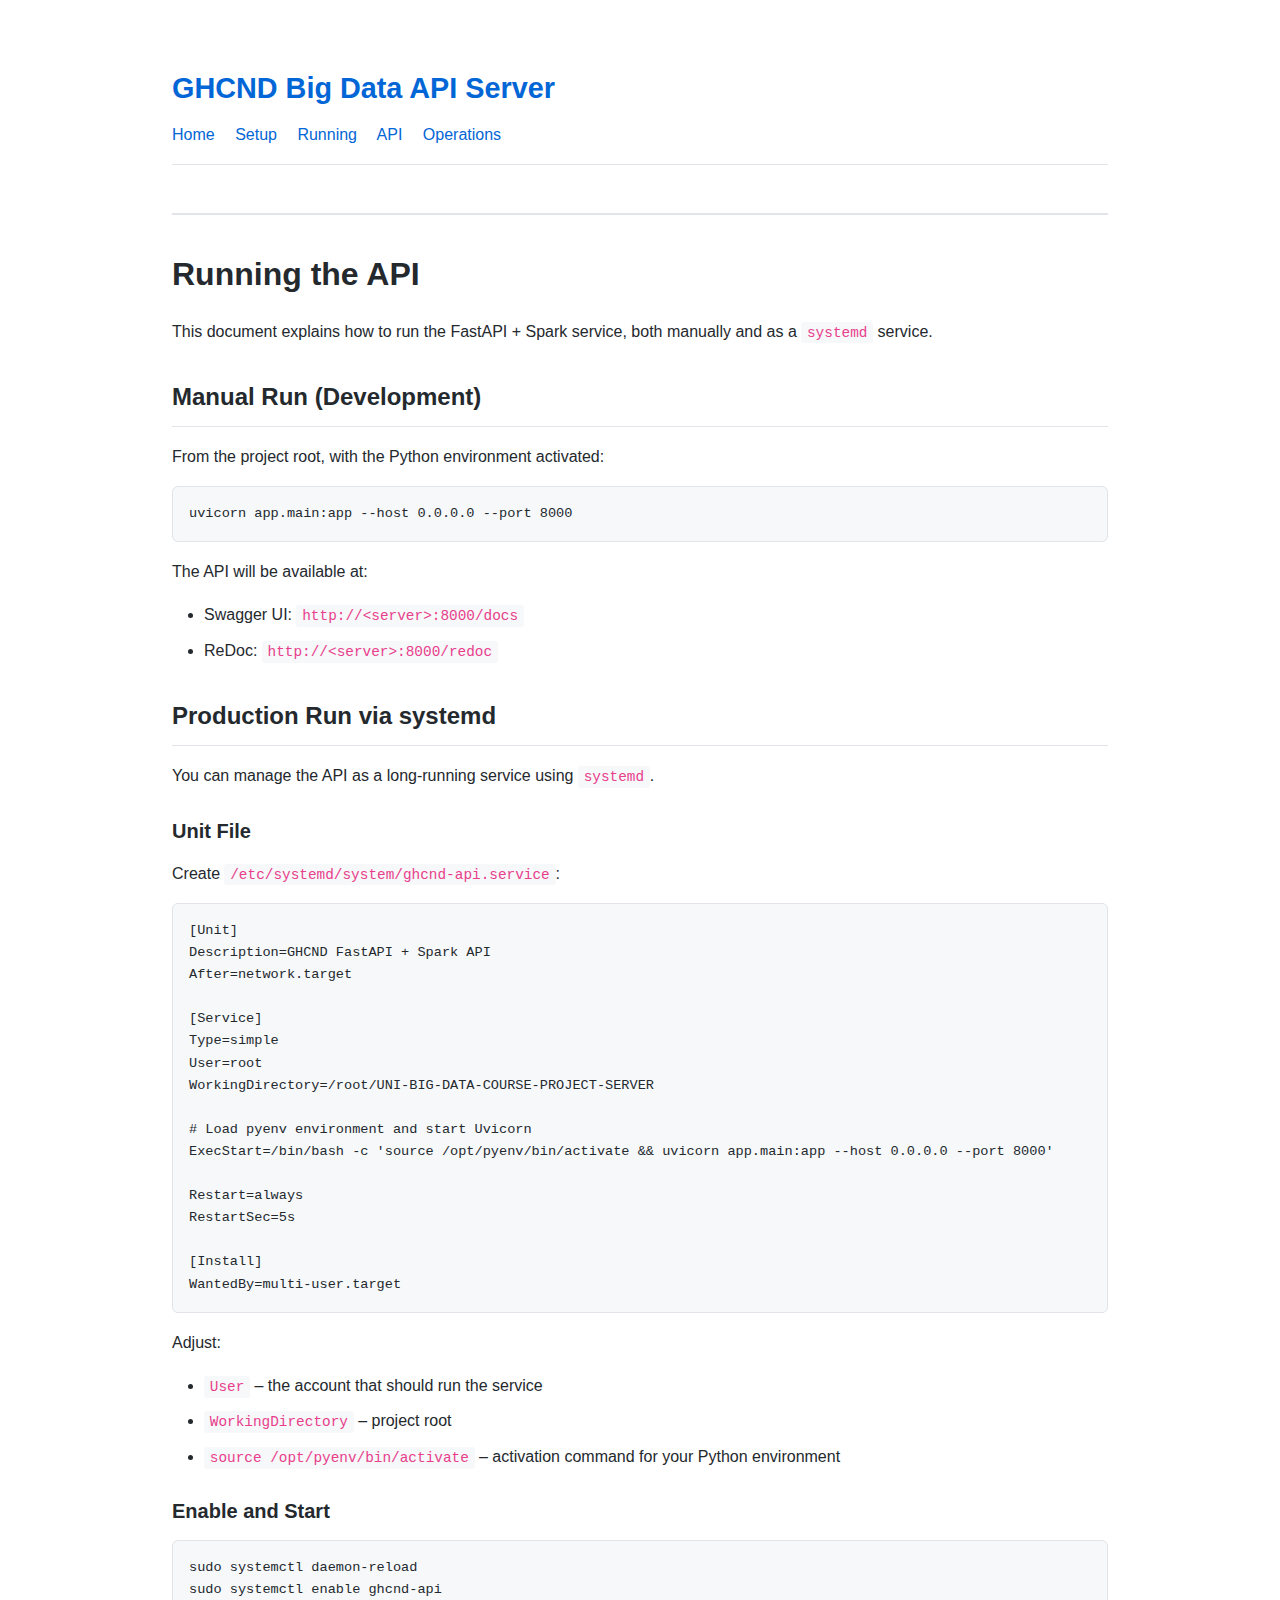
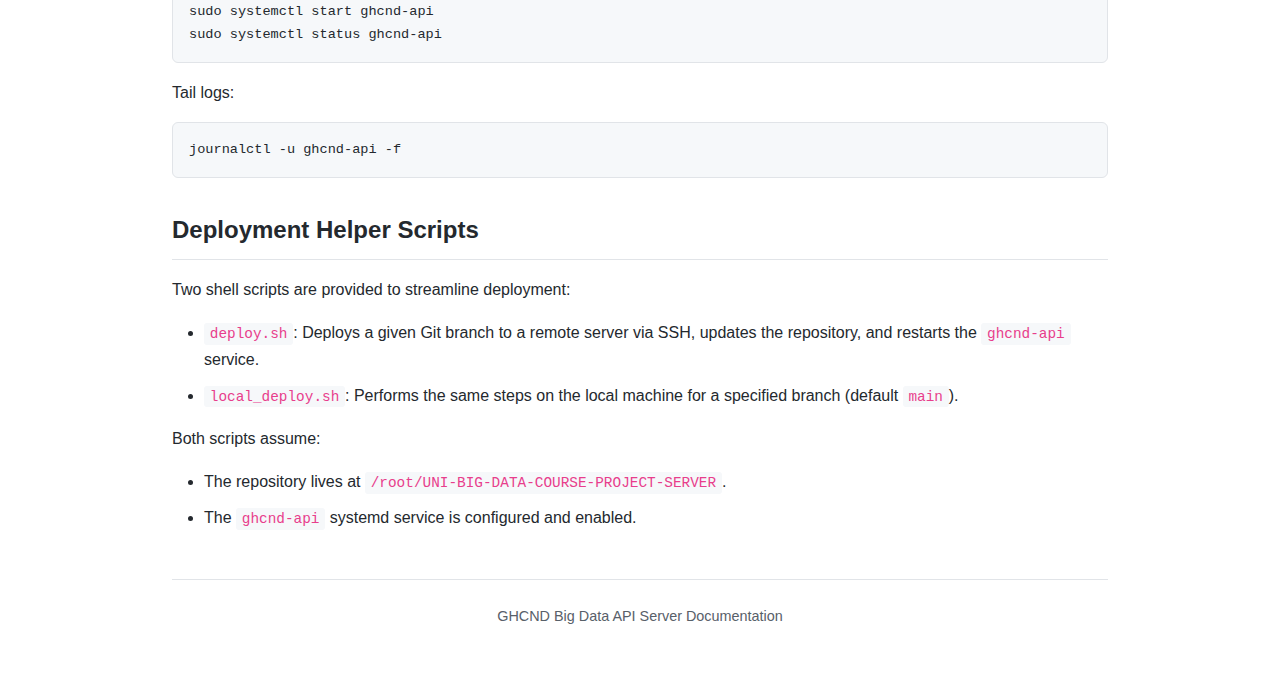
<file: docs/running.html>
<!DOCTYPE html>
<html lang="en">
<head>
    <meta charset="UTF-8">
    <meta name="viewport" content="width=device-width, initial-scale=1.0">
    <title>Running the API - GHCND API Documentation</title>
    <link rel="stylesheet" href="style.css">
</head>
<body>
    <header>
        <h1><a href="index.html">GHCND Big Data API Server</a></h1>
        <nav>
            <a href="index.html">Home</a>
            <a href="setup.html">Setup</a>
            <a href="running.html">Running</a>
            <a href="api.html">API</a>
            <a href="operations.html">Operations</a>
        </nav>
    </header>

    <h1>Running the API</h1>

    <p>This document explains how to run the FastAPI + Spark service, both manually and as a <code>systemd</code> service.</p>

    <h2>Manual Run (Development)</h2>

    <p>From the project root, with the Python environment activated:</p>

    <pre><code>uvicorn app.main:app --host 0.0.0.0 --port 8000</code></pre>

    <p>The API will be available at:</p>

    <ul>
        <li>Swagger UI: <code>http://&lt;server&gt;:8000/docs</code></li>
        <li>ReDoc: <code>http://&lt;server&gt;:8000/redoc</code></li>
    </ul>

    <h2>Production Run via systemd</h2>

    <p>You can manage the API as a long-running service using <code>systemd</code>.</p>

    <h3>Unit File</h3>

    <p>Create <code>/etc/systemd/system/ghcnd-api.service</code>:</p>

    <pre><code>[Unit]
Description=GHCND FastAPI + Spark API
After=network.target

[Service]
Type=simple
User=root
WorkingDirectory=/root/UNI-BIG-DATA-COURSE-PROJECT-SERVER

# Load pyenv environment and start Uvicorn
ExecStart=/bin/bash -c 'source /opt/pyenv/bin/activate && uvicorn app.main:app --host 0.0.0.0 --port 8000'

Restart=always
RestartSec=5s

[Install]
WantedBy=multi-user.target</code></pre>

    <p>Adjust:</p>

    <ul>
        <li><code>User</code> – the account that should run the service</li>
        <li><code>WorkingDirectory</code> – project root</li>
        <li><code>source /opt/pyenv/bin/activate</code> – activation command for your Python environment</li>
    </ul>

    <h3>Enable and Start</h3>

    <pre><code>sudo systemctl daemon-reload
sudo systemctl enable ghcnd-api
sudo systemctl start ghcnd-api
sudo systemctl status ghcnd-api</code></pre>

    <p>Tail logs:</p>

    <pre><code>journalctl -u ghcnd-api -f</code></pre>

    <h2>Deployment Helper Scripts</h2>

    <p>Two shell scripts are provided to streamline deployment:</p>

    <ul>
        <li><code>deploy.sh</code>: Deploys a given Git branch to a remote server via SSH, updates the repository, and restarts the <code>ghcnd-api</code> service.</li>
        <li><code>local_deploy.sh</code>: Performs the same steps on the local machine for a specified branch (default <code>main</code>).</li>
    </ul>

    <p>Both scripts assume:</p>

    <ul>
        <li>The repository lives at <code>/root/UNI-BIG-DATA-COURSE-PROJECT-SERVER</code>.</li>
        <li>The <code>ghcnd-api</code> systemd service is configured and enabled.</li>
    </ul>

    <footer>
        <p>GHCND Big Data API Server Documentation</p>
    </footer>
</body>
</html>
</file>
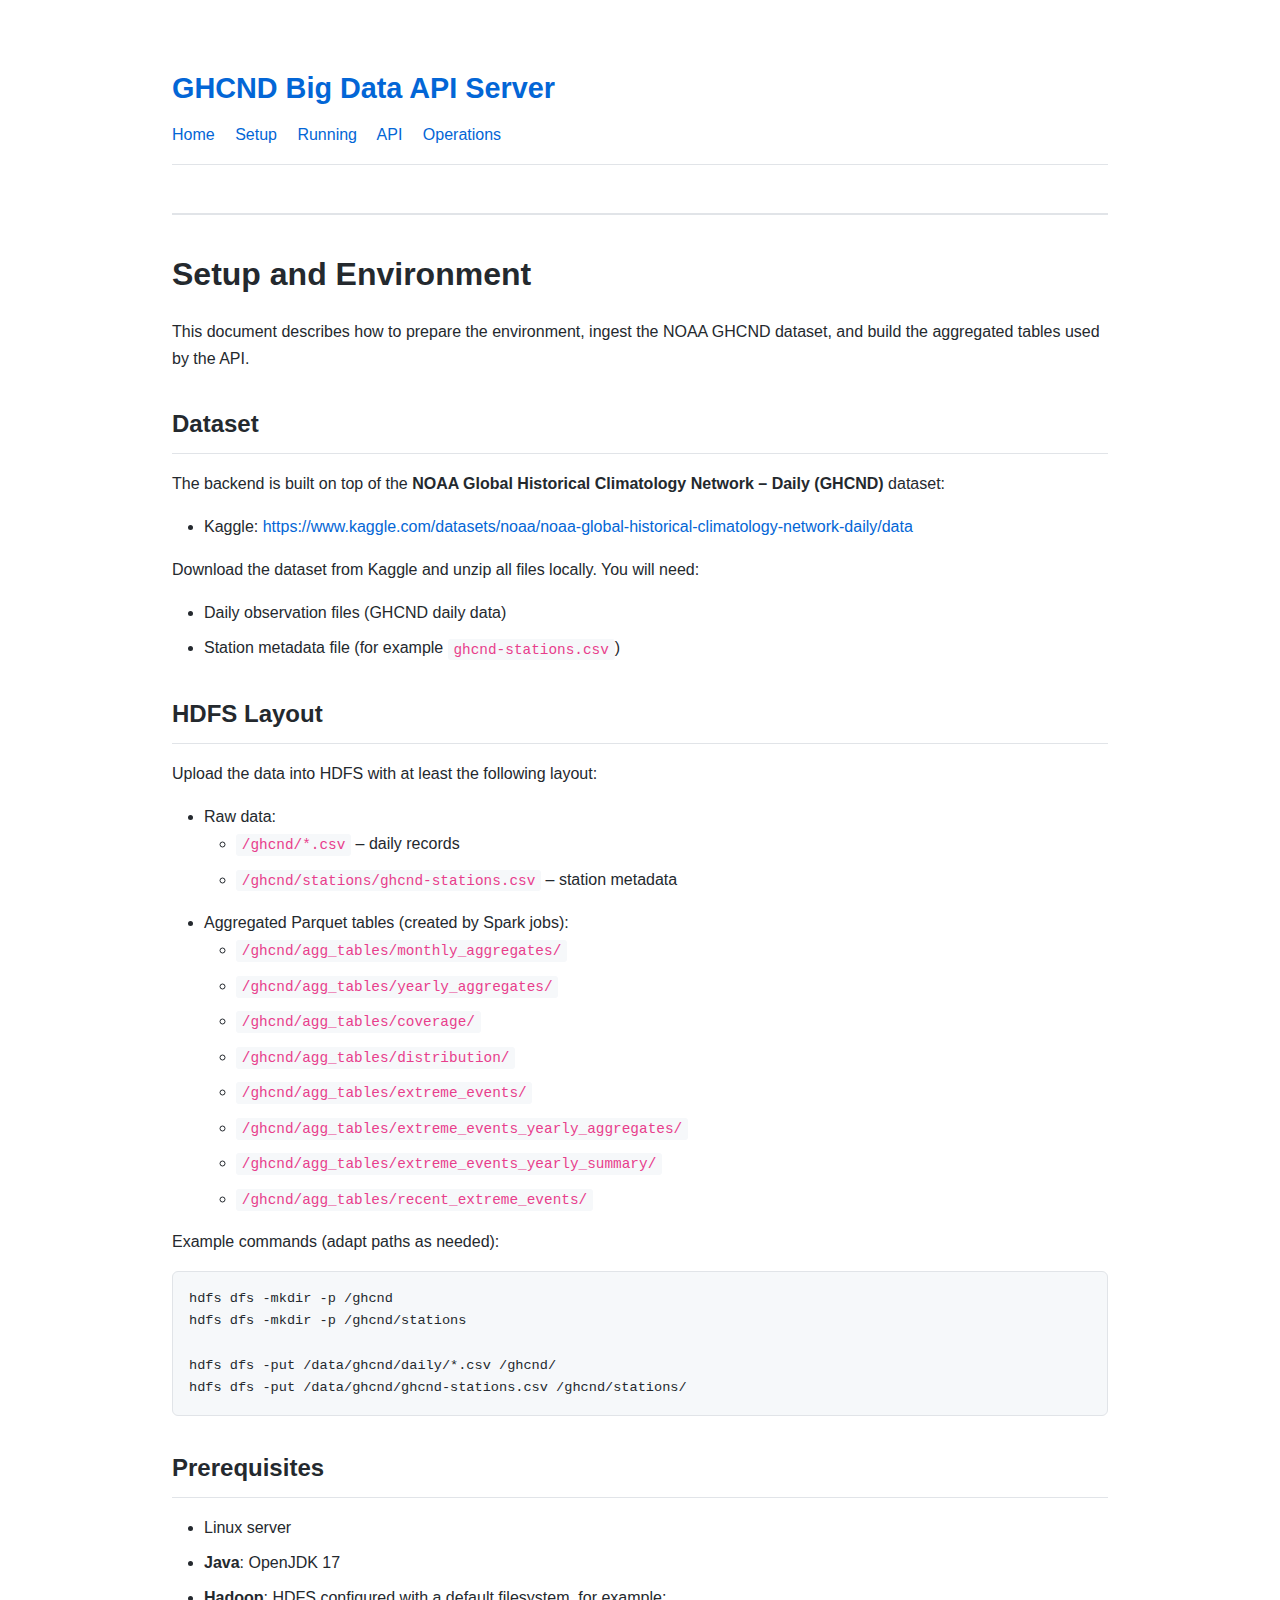
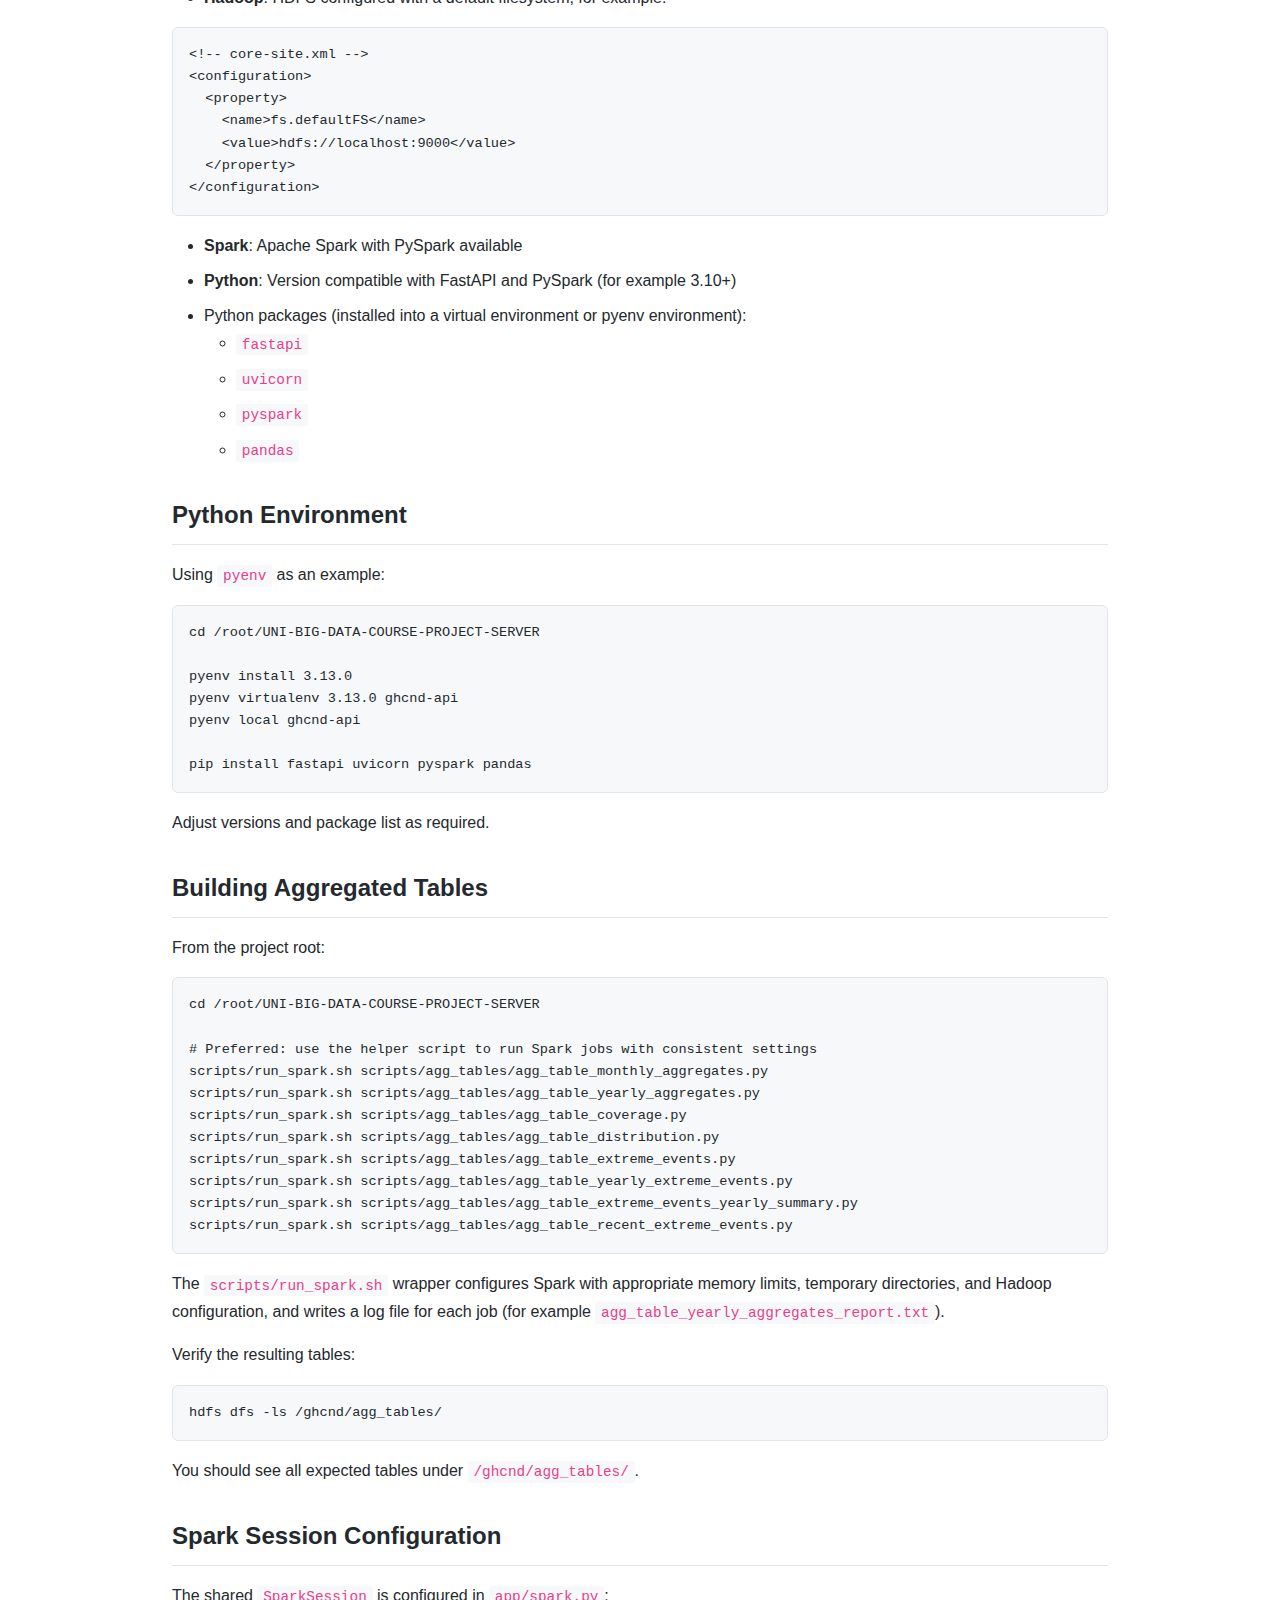
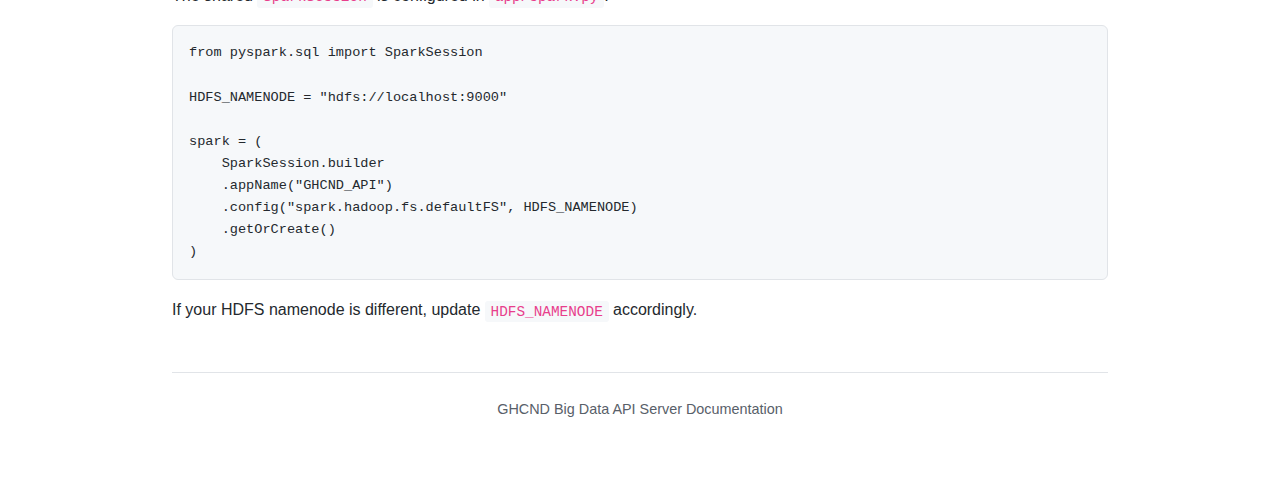
<file: docs/setup.html>
<!DOCTYPE html>
<html lang="en">
<head>
    <meta charset="UTF-8">
    <meta name="viewport" content="width=device-width, initial-scale=1.0">
    <title>Setup and Environment - GHCND API Documentation</title>
    <link rel="stylesheet" href="style.css">
</head>
<body>
    <header>
        <h1><a href="index.html">GHCND Big Data API Server</a></h1>
        <nav>
            <a href="index.html">Home</a>
            <a href="setup.html">Setup</a>
            <a href="running.html">Running</a>
            <a href="api.html">API</a>
            <a href="operations.html">Operations</a>
        </nav>
    </header>

    <h1>Setup and Environment</h1>

    <p>This document describes how to prepare the environment, ingest the NOAA GHCND dataset, and build the aggregated tables used by the API.</p>

    <h2>Dataset</h2>

    <p>The backend is built on top of the <strong>NOAA Global Historical Climatology Network – Daily (GHCND)</strong> dataset:</p>

    <ul>
        <li>Kaggle: <a href="https://www.kaggle.com/datasets/noaa/noaa-global-historical-climatology-network-daily/data" target="_blank">https://www.kaggle.com/datasets/noaa/noaa-global-historical-climatology-network-daily/data</a></li>
    </ul>

    <p>Download the dataset from Kaggle and unzip all files locally. You will need:</p>

    <ul>
        <li>Daily observation files (GHCND daily data)</li>
        <li>Station metadata file (for example <code>ghcnd-stations.csv</code>)</li>
    </ul>

    <h2>HDFS Layout</h2>

    <p>Upload the data into HDFS with at least the following layout:</p>

    <ul>
        <li>Raw data:
            <ul>
                <li><code>/ghcnd/*.csv</code> – daily records</li>
                <li><code>/ghcnd/stations/ghcnd-stations.csv</code> – station metadata</li>
            </ul>
        </li>
        <li>Aggregated Parquet tables (created by Spark jobs):
            <ul>
                <li><code>/ghcnd/agg_tables/monthly_aggregates/</code></li>
                <li><code>/ghcnd/agg_tables/yearly_aggregates/</code></li>
                <li><code>/ghcnd/agg_tables/coverage/</code></li>
                <li><code>/ghcnd/agg_tables/distribution/</code></li>
                <li><code>/ghcnd/agg_tables/extreme_events/</code></li>
                <li><code>/ghcnd/agg_tables/extreme_events_yearly_aggregates/</code></li>
                <li><code>/ghcnd/agg_tables/extreme_events_yearly_summary/</code></li>
                <li><code>/ghcnd/agg_tables/recent_extreme_events/</code></li>
            </ul>
        </li>
    </ul>

    <p>Example commands (adapt paths as needed):</p>

    <pre><code>hdfs dfs -mkdir -p /ghcnd
hdfs dfs -mkdir -p /ghcnd/stations

hdfs dfs -put /data/ghcnd/daily/*.csv /ghcnd/
hdfs dfs -put /data/ghcnd/ghcnd-stations.csv /ghcnd/stations/</code></pre>

    <h2>Prerequisites</h2>

    <ul>
        <li>Linux server</li>
        <li><strong>Java</strong>: OpenJDK 17</li>
        <li><strong>Hadoop</strong>: HDFS configured with a default filesystem, for example:</li>
    </ul>

    <pre><code>&lt;!-- core-site.xml --&gt;
&lt;configuration&gt;
  &lt;property&gt;
    &lt;name&gt;fs.defaultFS&lt;/name&gt;
    &lt;value&gt;hdfs://localhost:9000&lt;/value&gt;
  &lt;/property&gt;
&lt;/configuration&gt;</code></pre>

    <ul>
        <li><strong>Spark</strong>: Apache Spark with PySpark available</li>
        <li><strong>Python</strong>: Version compatible with FastAPI and PySpark (for example 3.10+)</li>
        <li>Python packages (installed into a virtual environment or pyenv environment):
            <ul>
                <li><code>fastapi</code></li>
                <li><code>uvicorn</code></li>
                <li><code>pyspark</code></li>
                <li><code>pandas</code></li>
            </ul>
        </li>
    </ul>

    <h2>Python Environment</h2>

    <p>Using <code>pyenv</code> as an example:</p>

    <pre><code>cd /root/UNI-BIG-DATA-COURSE-PROJECT-SERVER

pyenv install 3.13.0
pyenv virtualenv 3.13.0 ghcnd-api
pyenv local ghcnd-api

pip install fastapi uvicorn pyspark pandas</code></pre>

    <p>Adjust versions and package list as required.</p>

    <h2>Building Aggregated Tables</h2>

    <p>From the project root:</p>

    <pre><code>cd /root/UNI-BIG-DATA-COURSE-PROJECT-SERVER

# Preferred: use the helper script to run Spark jobs with consistent settings
scripts/run_spark.sh scripts/agg_tables/agg_table_monthly_aggregates.py
scripts/run_spark.sh scripts/agg_tables/agg_table_yearly_aggregates.py
scripts/run_spark.sh scripts/agg_tables/agg_table_coverage.py
scripts/run_spark.sh scripts/agg_tables/agg_table_distribution.py
scripts/run_spark.sh scripts/agg_tables/agg_table_extreme_events.py
scripts/run_spark.sh scripts/agg_tables/agg_table_yearly_extreme_events.py
scripts/run_spark.sh scripts/agg_tables/agg_table_extreme_events_yearly_summary.py
scripts/run_spark.sh scripts/agg_tables/agg_table_recent_extreme_events.py</code></pre>

    <p>The <code>scripts/run_spark.sh</code> wrapper configures Spark with appropriate memory limits, temporary directories, and Hadoop configuration, and writes a log file for each job (for example <code>agg_table_yearly_aggregates_report.txt</code>).</p>

    <p>Verify the resulting tables:</p>

    <pre><code>hdfs dfs -ls /ghcnd/agg_tables/</code></pre>

    <p>You should see all expected tables under <code>/ghcnd/agg_tables/</code>.</p>

    <h2>Spark Session Configuration</h2>

    <p>The shared <code>SparkSession</code> is configured in <code>app/spark.py</code>:</p>

    <pre><code>from pyspark.sql import SparkSession

HDFS_NAMENODE = "hdfs://localhost:9000"

spark = (
    SparkSession.builder
    .appName("GHCND_API")
    .config("spark.hadoop.fs.defaultFS", HDFS_NAMENODE)
    .getOrCreate()
)</code></pre>

    <p>If your HDFS namenode is different, update <code>HDFS_NAMENODE</code> accordingly.</p>

    <footer>
        <p>GHCND Big Data API Server Documentation</p>
    </footer>
</body>
</html>
</file>
<file: docs/style.css>
* {
    margin: 0;
    padding: 0;
    box-sizing: border-box;
}

body {
    font-family: -apple-system, BlinkMacSystemFont, 'Segoe UI', Helvetica, Arial, sans-serif;
    line-height: 1.7;
    color: #24292e;
    background: #fff;
    max-width: 1000px;
    margin: 0 auto;
    padding: 2rem;
}

header {
    border-bottom: 2px solid #e1e4e8;
    padding-bottom: 1rem;
    margin-bottom: 2rem;
}

header h1 {
    font-size: 1.8rem;
    font-weight: 600;
    color: #24292e;
    margin-bottom: 0.5rem;
}

header a {
    color: #0366d6;
    text-decoration: none;
}

header a:hover {
    text-decoration: underline;
}

nav {
    margin-bottom: 2rem;
    padding-bottom: 1rem;
    border-bottom: 1px solid #e1e4e8;
}

nav a {
    color: #0366d6;
    text-decoration: none;
    margin-right: 1rem;
}

nav a:hover {
    text-decoration: underline;
}

h1 {
    font-size: 2rem;
    font-weight: 600;
    color: #24292e;
    margin-top: 2rem;
    margin-bottom: 1rem;
}

h2 {
    font-size: 1.5rem;
    font-weight: 600;
    color: #24292e;
    margin-top: 2rem;
    margin-bottom: 1rem;
    padding-bottom: 0.5rem;
    border-bottom: 1px solid #e1e4e8;
}

h3 {
    font-size: 1.25rem;
    font-weight: 600;
    color: #24292e;
    margin-top: 1.5rem;
    margin-bottom: 0.75rem;
}

h4 {
    font-size: 1.1rem;
    font-weight: 600;
    color: #24292e;
    margin-top: 1.25rem;
    margin-bottom: 0.5rem;
}

p {
    margin-bottom: 1rem;
}

ul, ol {
    margin-bottom: 1rem;
    padding-left: 2rem;
}

li {
    margin-bottom: 0.5rem;
}

code {
    font-family: 'SFMono-Regular', Consolas, 'Liberation Mono', Menlo, monospace;
    font-size: 0.9em;
    background: #f6f8fa;
    padding: 0.2em 0.4em;
    border-radius: 3px;
    color: #e83e8c;
}

pre {
    background: #f6f8fa;
    border: 1px solid #e1e4e8;
    border-radius: 6px;
    padding: 1rem;
    overflow-x: auto;
    margin-bottom: 1rem;
}

pre code {
    background: transparent;
    padding: 0;
    color: #24292e;
    font-size: 0.85em;
    line-height: 1.5;
}

blockquote {
    border-left: 4px solid #dfe2e5;
    padding-left: 1rem;
    color: #6a737d;
    margin-bottom: 1rem;
}

table {
    border-collapse: collapse;
    width: 100%;
    margin-bottom: 1rem;
}

table th,
table td {
    border: 1px solid #dfe2e5;
    padding: 0.5rem 1rem;
    text-align: left;
}

table th {
    background: #f6f8fa;
    font-weight: 600;
}

hr {
    border: none;
    border-top: 1px solid #e1e4e8;
    margin: 2rem 0;
}

a {
    color: #0366d6;
    text-decoration: none;
}

a:hover {
    text-decoration: underline;
}

strong {
    font-weight: 600;
}

footer {
    margin-top: 3rem;
    padding-top: 1.5rem;
    border-top: 1px solid #e1e4e8;
    color: #586069;
    font-size: 0.9rem;
    text-align: center;
}
</file>
